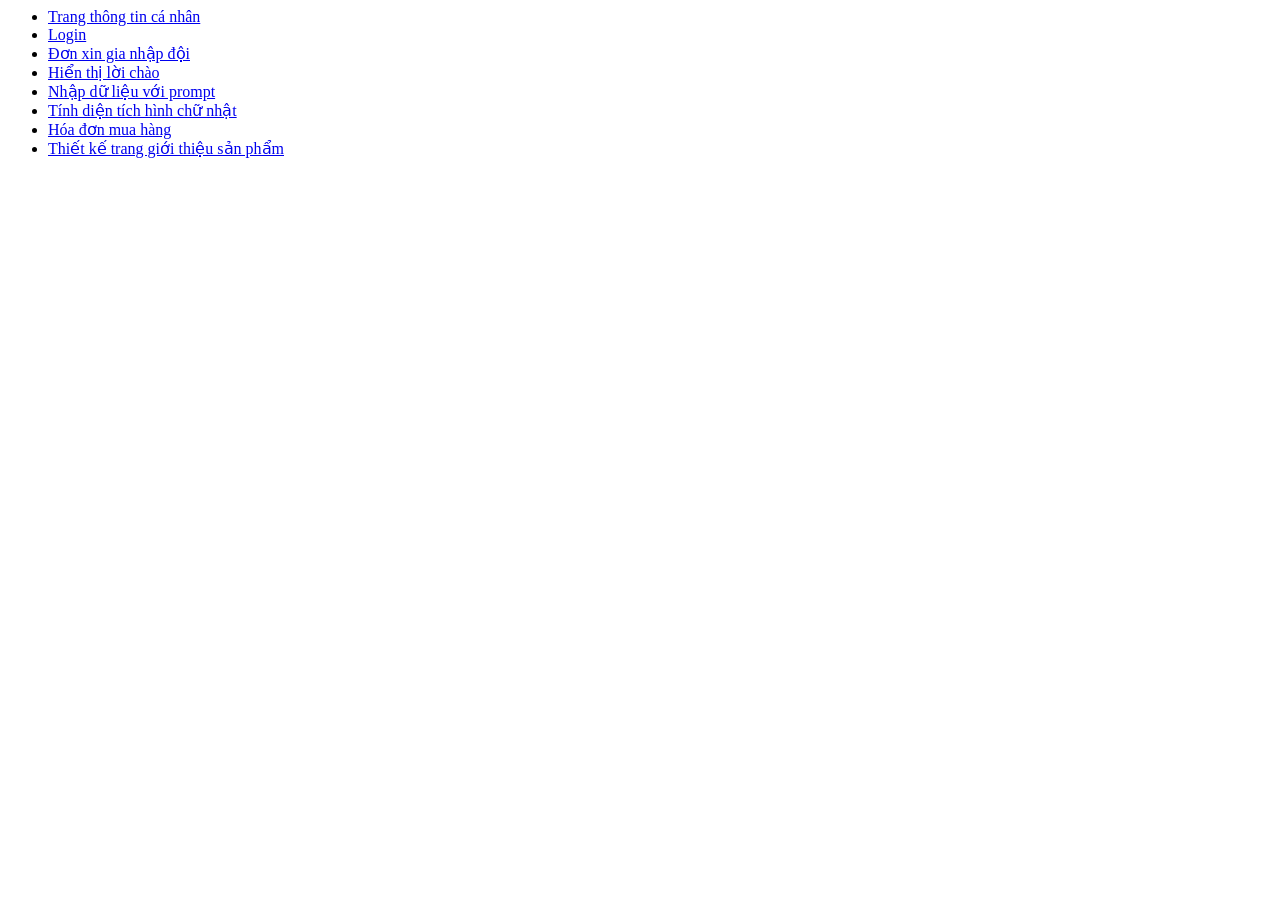
<file: index.html>
<! DOCTYPE html>
<html lang = "vi">
    <head> 
	    <title> Hiển thị thông báo với alert ()</title> 
        <meta charset = "utf-8">
    </head> 
    <body>
        <ul>
		    <li>
            <a href = "html/page1.html">Trang thông tin cá nhân</a>
		    </li>
			<li>
            <a href = "html/page2.html">Login</a>
		    </li>
			<li>
            <a href = "html/page3.html">Đơn xin gia nhập đội</a>
		    </li>
		    <li>
            <a href = "html/page4.html">Hiển thị lời chào</a>
		    </li>
			<li>
            <a href = "html/page5.html">Nhập dữ liệu với prompt</a>
			</li>
			<li>
            <a href = "html/page6.html">Tính diện tích hình chữ nhật</a>
			</li>
			<li>
            <a href = "html/page7.html">Hóa đơn mua hàng</a>
			</li>
			<li>
            <a href = "html/page8.html">Thiết kế trang giới thiệu sản phẩm</a>
			</li>
		</ul>  
    </body>
</html>
</file>
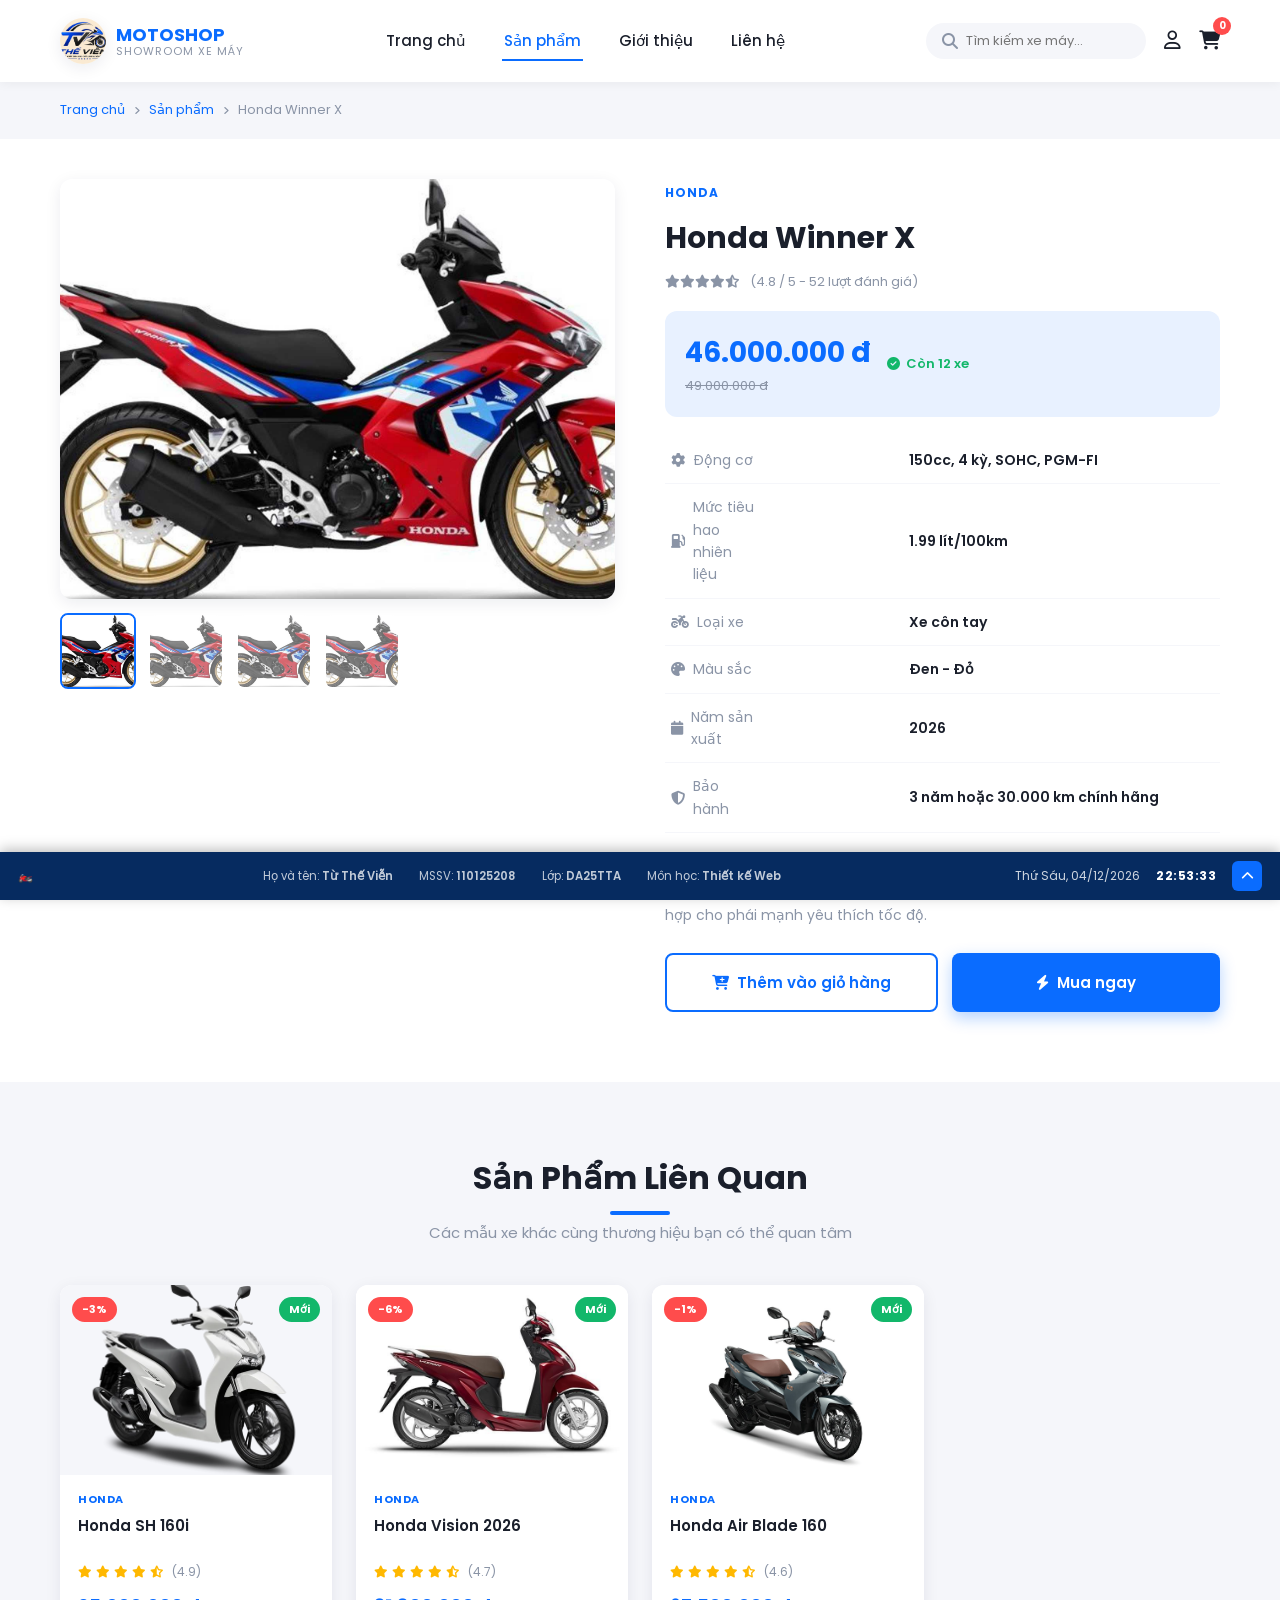
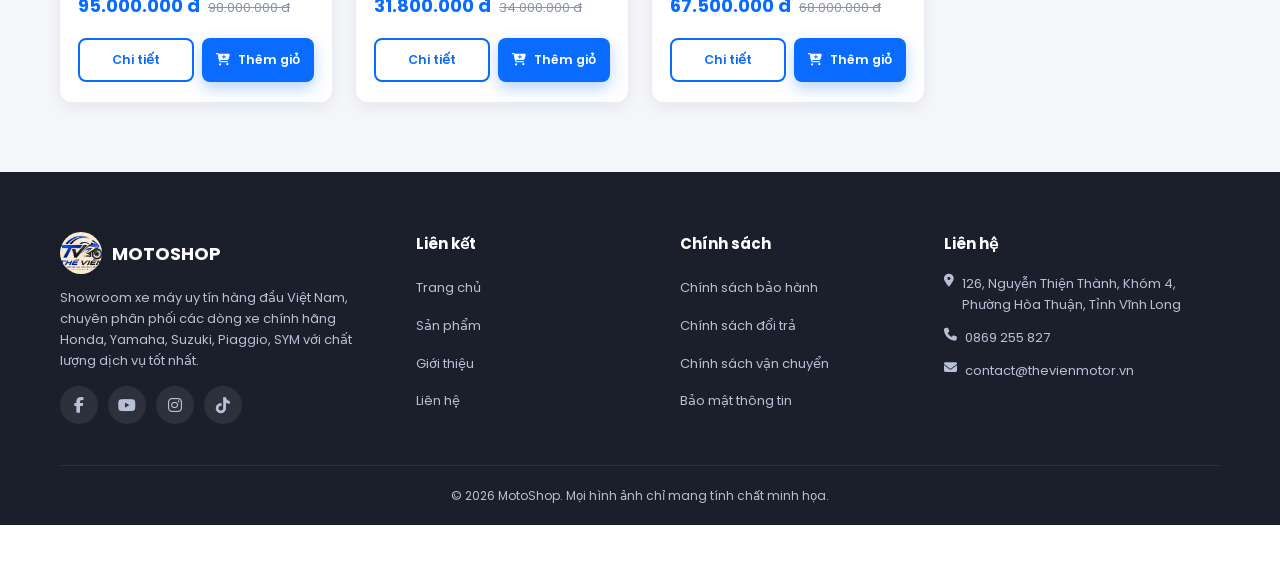
<file: html/chi-tiet.html>
<!DOCTYPE html>
<html lang="vi">
<head>
    <meta charset="UTF-8">
    <meta name="viewport" content="width=device-width, initial-scale=1.0">
    <title>Chi Tiết Sản Phẩm - MotoShop</title>

    <link rel="preconnect" href="https://fonts.googleapis.com">
    <link href="https://fonts.googleapis.com/css2?family=Poppins:wght@300;400;500;600;700&display=swap" rel="stylesheet">
    <link rel="stylesheet" href="https://cdnjs.cloudflare.com/ajax/libs/font-awesome/6.5.1/css/all.min.css">
    <link rel="stylesheet" href="../css/style.css">
</head>
<body>

    <div id="loading-screen">
        <div class="loader-ring"></div>
        <div class="loader-text">MOTOSHOP ĐANG TẢI...</div>
    </div>

    <!-- ============ HEADER ============ -->
    <header id="site-header">
        <div class="container header-inner">
            <a href="page8.html" class="logo">
                <img src="../assets/images/logo.png" alt="MotoShop Logo">
                <div class="logo-text">
                    <strong>MOTOSHOP</strong>
                    <span>SHOWROOM XE MÁY</span>
                </div>
            </a>
            <nav class="main-nav">
                <a href="page8.html">Trang chủ</a>
                <a href="san-pham.html" class="active">Sản phẩm</a>
                <a href="gioi-thieu.html">Giới thiệu</a>
                <a href="lien-he.html">Liên hệ</a>
            </nav>
            <div class="header-actions">
                <div style="position:relative;">
                    <div class="search-box">
                        <i class="fa-solid fa-magnifying-glass"></i>
                        <input type="text" class="search-input" placeholder="Tìm kiếm xe máy...">
                    </div>
                    <div class="search-results"></div>
                </div>
                <a href="#" class="icon-btn" title="Tài khoản"><i class="fa-regular fa-user"></i></a>
                <a href="#" class="icon-btn" title="Giỏ hàng">
                    <i class="fa-solid fa-cart-shopping"></i>
                    <span class="cart-count">0</span>
                </a>
                <button class="menu-toggle" title="Menu"><i class="fa-solid fa-bars"></i></button>
            </div>
        </div>
    </header>

    <!-- ============ BREADCRUMB ============ -->
    <div class="breadcrumb">
        <div class="container">
            <a href="page8.html">Trang chủ</a> <i class="fa-solid fa-angle-right"></i>
            <a href="san-pham.html">Sản phẩm</a> <i class="fa-solid fa-angle-right"></i>
            <span id="breadcrumb-name">Chi tiết xe</span>
        </div>
    </div>

    <!-- ============ CHI TIẾT SẢN PHẨM ============ -->
    <section class="section" style="padding-top:40px;">
        <div class="container">
            <div class="detail-wrapper" id="detail-wrapper">
                <!-- Bộ ảnh -->
                <div class="detail-gallery">
                    <img src="" alt="Ảnh xe" class="detail-main-img" id="detail-main-img">
                    <div class="detail-thumbs" id="detail-thumbs"></div>
                </div>

                <!-- Thông tin sản phẩm -->
                <div class="detail-info">
                    <span class="detail-brand" id="detail-brand"></span>
                    <h1 class="detail-title" id="detail-title"></h1>

                    <div class="detail-rating">
                        <span id="detail-stars"></span>
                        <span id="detail-rating-num"></span>
                    </div>

                    <div class="detail-price-box">
                        <div>
                            <div class="price-new" id="detail-price-new"></div>
                            <div class="price-old" id="detail-price-old"></div>
                        </div>
                        <div class="stock-status">
                            <i class="fa-solid fa-circle-check"></i>
                            <span id="detail-stock"></span>
                        </div>
                    </div>

                    <table class="spec-table">
                        <tr><td><i class="fa-solid fa-gear"></i> Động cơ</td><td id="detail-engine"></td></tr>
                        <tr><td><i class="fa-solid fa-gas-pump"></i> Mức tiêu hao nhiên liệu</td><td id="detail-fuel"></td></tr>
                        <tr><td><i class="fa-solid fa-motorcycle"></i> Loại xe</td><td id="detail-category"></td></tr>
                        <tr><td><i class="fa-solid fa-palette"></i> Màu sắc</td><td id="detail-color"></td></tr>
                        <tr><td><i class="fa-solid fa-calendar"></i> Năm sản xuất</td><td id="detail-year"></td></tr>
                        <tr><td><i class="fa-solid fa-shield-halved"></i> Bảo hành</td><td>3 năm hoặc 30.000 km chính hãng</td></tr>
                    </table>

                    <p class="detail-desc" id="detail-desc"></p>

                    <div class="detail-actions">
                        <button class="btn btn-outline" id="detail-add-cart">
                            <i class="fa-solid fa-cart-plus"></i> Thêm vào giỏ hàng
                        </button>
                        <button class="btn btn-primary" id="detail-buy-now">
                            <i class="fa-solid fa-bolt"></i> Mua ngay
                        </button>
                    </div>
                </div>
            </div>
        </div>
    </section>

    <!-- ============ SẢN PHẨM LIÊN QUAN ============ -->
    <section class="section" style="background:var(--color-gray-light);">
        <div class="container">
            <div class="section-title reveal">
                <h2>Sản Phẩm Liên Quan</h2>
                <p>Các mẫu xe khác cùng thương hiệu bạn có thể quan tâm</p>
            </div>
            <div class="product-grid" id="related-products"></div>
        </div>
    </section>

    <!-- ============ FOOTER ============ -->
    <footer id="site-footer">
        <div class="container">
            <div class="footer-grid">
                <div class="footer-about">
                    <div class="logo">
                        <img src="../assets/images/logo.png" alt="Logo" style="width:42px;height:42px;">
                        <div class="logo-text"><strong>MOTOSHOP</strong></div>
                    </div>
                    <p>Showroom xe máy uy tín hàng đầu Việt Nam, chuyên phân phối các dòng xe chính hãng Honda, Yamaha, Suzuki, Piaggio, SYM với chất lượng dịch vụ tốt nhất.</p>
                    <div class="footer-social">
                        <a href="#"><i class="fa-brands fa-facebook-f"></i></a>
                        <a href="#"><i class="fa-brands fa-youtube"></i></a>
                        <a href="#"><i class="fa-brands fa-instagram"></i></a>
                        <a href="#"><i class="fa-brands fa-tiktok"></i></a>
                    </div>
                </div>
                <div class="footer-col">
                    <h4>Liên kết</h4>
                    <ul>
                        <li><a href="page8.html">Trang chủ</a></li>
                        <li><a href="san-pham.html">Sản phẩm</a></li>
                        <li><a href="gioi-thieu.html">Giới thiệu</a></li>
                        <li><a href="lien-he.html">Liên hệ</a></li>
                    </ul>
                </div>
                <div class="footer-col">
                    <h4>Chính sách</h4>
                    <ul>
                        <li><a href="#">Chính sách bảo hành</a></li>
                        <li><a href="#">Chính sách đổi trả</a></li>
                        <li><a href="#">Chính sách vận chuyển</a></li>
                        <li><a href="#">Bảo mật thông tin</a></li>
                    </ul>
                </div>
                <div class="footer-col">
                    <h4>Liên hệ</h4>
                    <p><i class="fa-solid fa-location-dot"></i> 126, Nguyễn Thiện Thành, Khóm 4, Phường Hòa Thuận, Tỉnh Vĩnh Long</p>
                    <p><i class="fa-solid fa-phone"></i> 0869 255 827</p>
                    <p><i class="fa-solid fa-envelope"></i> contact@thevienmotor.vn</p>
                </div>
            </div>
            <div class="footer-bottom">
                &copy; 2026 MotoShop. Mọi hình ảnh chỉ mang tính chất minh họa.
            </div>
        </div>
    </footer>

    <!-- ============ TASKBAR GIỐNG WINDOWS ============ -->
    <div id="windows-taskbar">
        <div class="taskbar-left">🏍️</div>
        <div class="taskbar-center">
            <span>Họ và tên: <b>Từ Thế Viễn</b></span>
            <span>MSSV: <b>110125208</b></span>
            <span>Lớp: <b>DA25TTA</b></span>
            <span>Môn học: <b>Thiết kế Web</b></span>
        </div>
        <div class="taskbar-right">
            <span id="taskbar-date">--/--/----</span>
            <span id="taskbar-clock">00:00:00</span>
            <button id="back-to-top" title="Lên đầu trang"><i class="fa-solid fa-chevron-up"></i></button>
        </div>
    </div>

    <div id="toast"></div>

    <script src="../js/script.js"></script>
</body>
</html>
</file>
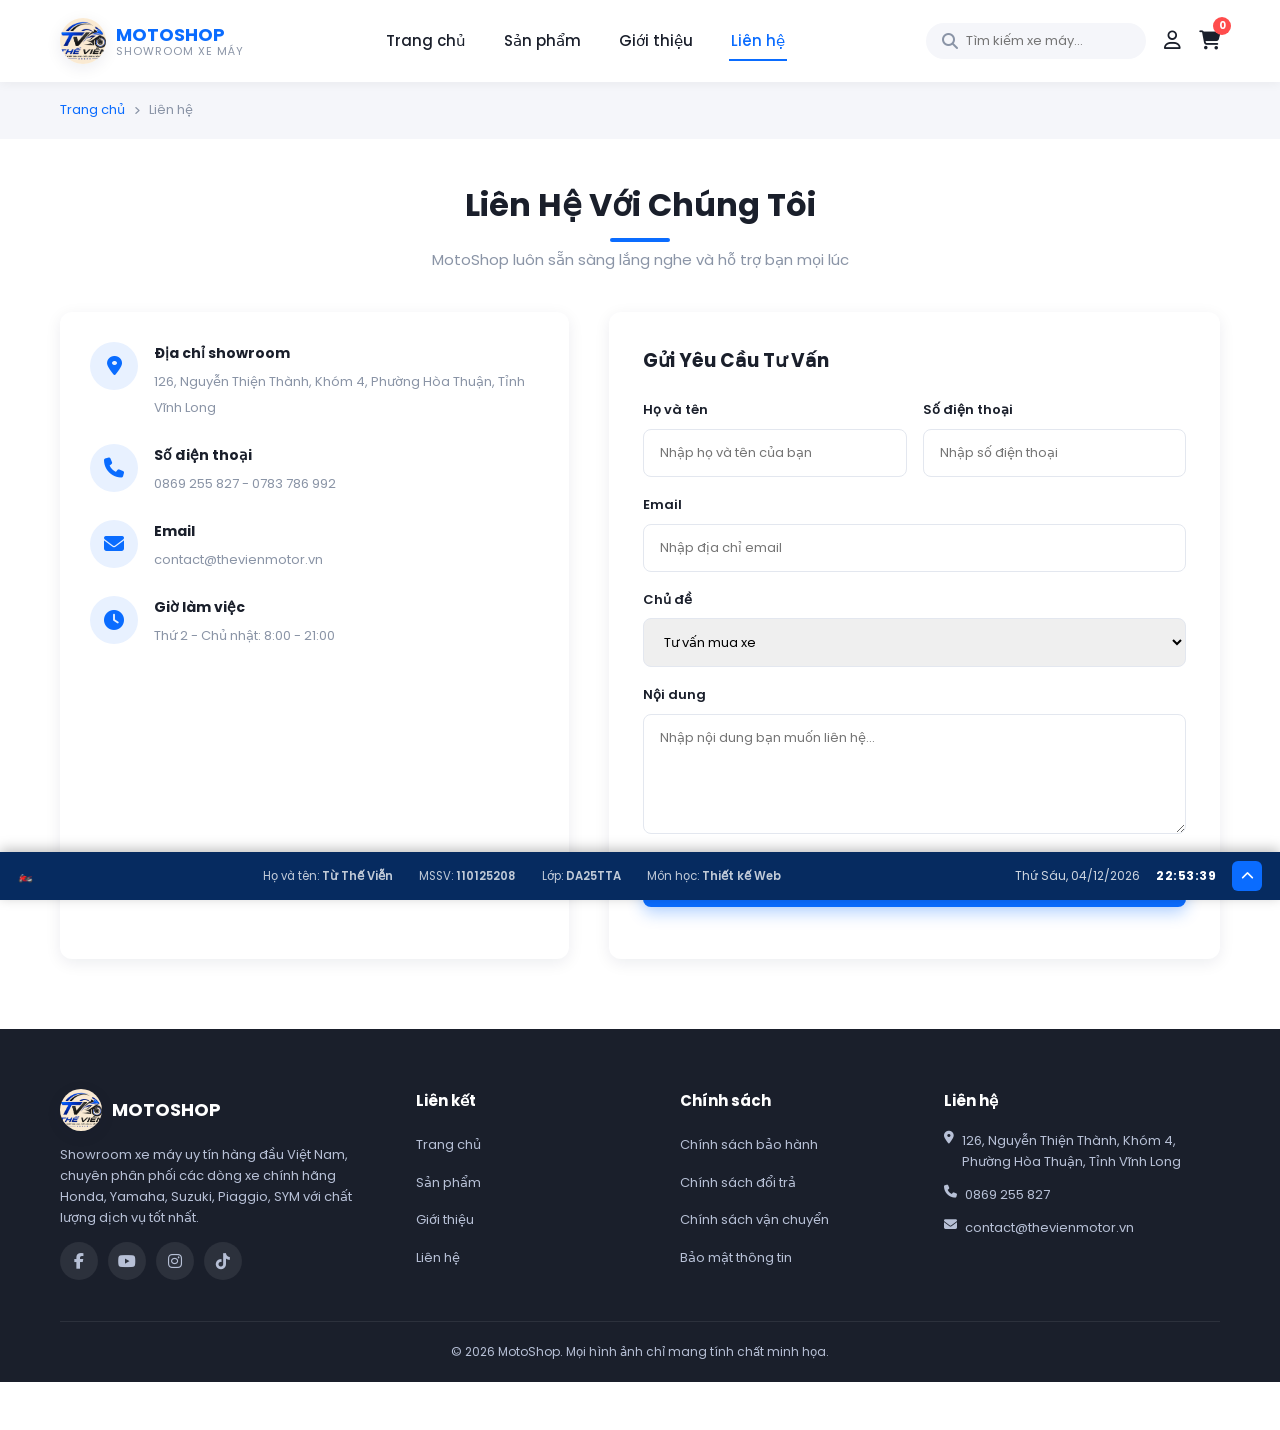
<file: html/lien-he.html>
<!DOCTYPE html>
<html lang="vi">
<head>
    <meta charset="UTF-8">
    <meta name="viewport" content="width=device-width, initial-scale=1.0">
    <title>Liên Hệ - MotoShop</title>

    <link rel="preconnect" href="https://fonts.googleapis.com">
    <link href="https://fonts.googleapis.com/css2?family=Poppins:wght@300;400;500;600;700&display=swap" rel="stylesheet">
    <link rel="stylesheet" href="https://cdnjs.cloudflare.com/ajax/libs/font-awesome/6.5.1/css/all.min.css">
    <link rel="stylesheet" href="../css/style.css">
</head>
<body>

    <div id="loading-screen">
        <div class="loader-ring"></div>
        <div class="loader-text">MOTOSHOP ĐANG TẢI...</div>
    </div>

    <!-- ============ HEADER ============ -->
    <header id="site-header">
        <div class="container header-inner">
            <a href="page8.html" class="logo">
                <img src="../assets/images/logo.png" alt="MotoShop Logo">
                <div class="logo-text">
                    <strong>MOTOSHOP</strong>
                    <span>SHOWROOM XE MÁY</span>
                </div>
            </a>
            <nav class="main-nav">
                <a href="page8.html">Trang chủ</a>
                <a href="san-pham.html">Sản phẩm</a>
                <a href="gioi-thieu.html">Giới thiệu</a>
                <a href="lien-he.html" class="active">Liên hệ</a>
            </nav>
            <div class="header-actions">
                <div style="position:relative;">
                    <div class="search-box">
                        <i class="fa-solid fa-magnifying-glass"></i>
                        <input type="text" class="search-input" placeholder="Tìm kiếm xe máy...">
                    </div>
                    <div class="search-results"></div>
                </div>
                <a href="#" class="icon-btn" title="Tài khoản"><i class="fa-regular fa-user"></i></a>
                <a href="#" class="icon-btn" title="Giỏ hàng">
                    <i class="fa-solid fa-cart-shopping"></i>
                    <span class="cart-count">0</span>
                </a>
                <button class="menu-toggle" title="Menu"><i class="fa-solid fa-bars"></i></button>
            </div>
        </div>
    </header>

    <!-- ============ BREADCRUMB ============ -->
    <div class="breadcrumb">
        <div class="container">
            <a href="page8.html">Trang chủ</a> <i class="fa-solid fa-angle-right"></i> Liên hệ
        </div>
    </div>

    <!-- ============ NỘI DUNG LIÊN HỆ ============ -->
    <section class="section" style="padding-top:40px;">
        <div class="container">
            <div class="section-title reveal">
                <h2>Liên Hệ Với Chúng Tôi</h2>
                <p>MotoShop luôn sẵn sàng lắng nghe và hỗ trợ bạn mọi lúc</p>
            </div>

            <div class="contact-layout">
                <!-- Thông tin liên hệ -->
                <div class="contact-info-card reveal">
                    <div class="contact-info-item">
                        <i class="fa-solid fa-location-dot"></i>
                        <div>
                            <strong>Địa chỉ showroom</strong>
                            <span>126, Nguyễn Thiện Thành, Khóm 4, Phường Hòa Thuận, Tỉnh Vĩnh Long</span>
                        </div>
                    </div>
                    <div class="contact-info-item">
                        <i class="fa-solid fa-phone"></i>
                        <div>
                            <strong>Số điện thoại</strong>
                            <span>0869 255 827 - 0783 786 992</span>
                        </div>
                    </div>
                    <div class="contact-info-item">
                        <i class="fa-solid fa-envelope"></i>
                        <div>
                            <strong>Email</strong>
                            <span>contact@thevienmotor.vn</span>
                        </div>
                    </div>
                    <div class="contact-info-item">
                        <i class="fa-solid fa-clock"></i>
                        <div>
                            <strong>Giờ làm việc</strong>
                            <span>Thứ 2 - Chủ nhật: 8:00 - 21:00</span>
                        </div>
                    </div>

                    <div class="contact-map">
                        <iframe
                            src="https://maps.google.com/maps?q=126%20Nguyễn%20Thiện%20Thành,%20Phường%20Hòa%20Thuận,%20Vĩnh%20Long&output=embed"
                            loading="lazy"
                            referrerpolicy="no-referrer-when-downgrade"
                            title="Bản đồ MotoShop">
                        </iframe>
                    </div>
                </div>

                <!-- Form liên hệ -->
                <div class="contact-form-card reveal">
                    <h3 style="margin-bottom:24px;">Gửi Yêu Cầu Tư Vấn</h3>
                    <form id="contact-form">
                        <div class="form-row">
                            <div class="form-group">
                                <label for="cf-name">Họ và tên</label>
                                <input type="text" id="cf-name" placeholder="Nhập họ và tên của bạn" required>
                            </div>
                            <div class="form-group">
                                <label for="cf-phone">Số điện thoại</label>
                                <input type="tel" id="cf-phone" placeholder="Nhập số điện thoại" required>
                            </div>
                        </div>
                        <div class="form-group">
                            <label for="cf-email">Email</label>
                            <input type="email" id="cf-email" placeholder="Nhập địa chỉ email" required>
                        </div>
                        <div class="form-group">
                            <label for="cf-subject">Chủ đề</label>
                            <select id="cf-subject">
                                <option>Tư vấn mua xe</option>
                                <option>Hỗ trợ bảo hành</option>
                                <option>Góp ý dịch vụ</option>
                                <option>Khác</option>
                            </select>
                        </div>
                        <div class="form-group">
                            <label for="cf-message">Nội dung</label>
                            <textarea id="cf-message" placeholder="Nhập nội dung bạn muốn liên hệ..." required></textarea>
                        </div>
                        <button type="submit" class="btn btn-primary btn-block">
                            <i class="fa-solid fa-paper-plane"></i> Gửi yêu cầu
                        </button>
                        <div class="form-msg" id="form-msg"></div>
                    </form>
                </div>
            </div>
        </div>
    </section>

    <!-- ============ FOOTER ============ -->
    <footer id="site-footer">
        <div class="container">
            <div class="footer-grid">
                <div class="footer-about">
                    <div class="logo">
                        <img src="../assets/images/logo.png" alt="Logo" style="width:42px;height:42px;">
                        <div class="logo-text"><strong>MOTOSHOP</strong></div>
                    </div>
                    <p>Showroom xe máy uy tín hàng đầu Việt Nam, chuyên phân phối các dòng xe chính hãng Honda, Yamaha, Suzuki, Piaggio, SYM với chất lượng dịch vụ tốt nhất.</p>
                    <div class="footer-social">
                        <a href="#"><i class="fa-brands fa-facebook-f"></i></a>
                        <a href="#"><i class="fa-brands fa-youtube"></i></a>
                        <a href="#"><i class="fa-brands fa-instagram"></i></a>
                        <a href="#"><i class="fa-brands fa-tiktok"></i></a>
                    </div>
                </div>
                <div class="footer-col">
                    <h4>Liên kết</h4>
                    <ul>
                        <li><a href="page8.html">Trang chủ</a></li>
                        <li><a href="san-pham.html">Sản phẩm</a></li>
                        <li><a href="gioi-thieu.html">Giới thiệu</a></li>
                        <li><a href="lien-he.html">Liên hệ</a></li>
                    </ul>
                </div>
                <div class="footer-col">
                    <h4>Chính sách</h4>
                    <ul>
                        <li><a href="#">Chính sách bảo hành</a></li>
                        <li><a href="#">Chính sách đổi trả</a></li>
                        <li><a href="#">Chính sách vận chuyển</a></li>
                        <li><a href="#">Bảo mật thông tin</a></li>
                    </ul>
                </div>
                <div class="footer-col">
                    <h4>Liên hệ</h4>
                    <p><i class="fa-solid fa-location-dot"></i> 126, Nguyễn Thiện Thành, Khóm 4, Phường Hòa Thuận, Tỉnh Vĩnh Long</p>
                    <p><i class="fa-solid fa-phone"></i> 0869 255 827</p>
                    <p><i class="fa-solid fa-envelope"></i> contact@thevienmotor.vn</p>
                </div>
            </div>
            <div class="footer-bottom">
                &copy; 2026 MotoShop. Mọi hình ảnh chỉ mang tính chất minh họa.
            </div>
        </div>
    </footer>

    <!-- ============ TASKBAR GIỐNG WINDOWS ============ -->
    <div id="windows-taskbar">
        <div class="taskbar-left">🏍️</div>
        <div class="taskbar-center">
            <span>Họ và tên: <b>Từ Thế Viễn</b></span>
            <span>MSSV: <b>110125208</b></span>
            <span>Lớp: <b>DA25TTA</b></span>
            <span>Môn học: <b>Thiết kế Web</b></span>
        </div>
        <div class="taskbar-right">
            <span id="taskbar-date">--/--/----</span>
            <span id="taskbar-clock">00:00:00</span>
            <button id="back-to-top" title="Lên đầu trang"><i class="fa-solid fa-chevron-up"></i></button>
        </div>
    </div>

    <div id="toast"></div>

    <script src="../js/script.js"></script>
</body>
</html>
</file>
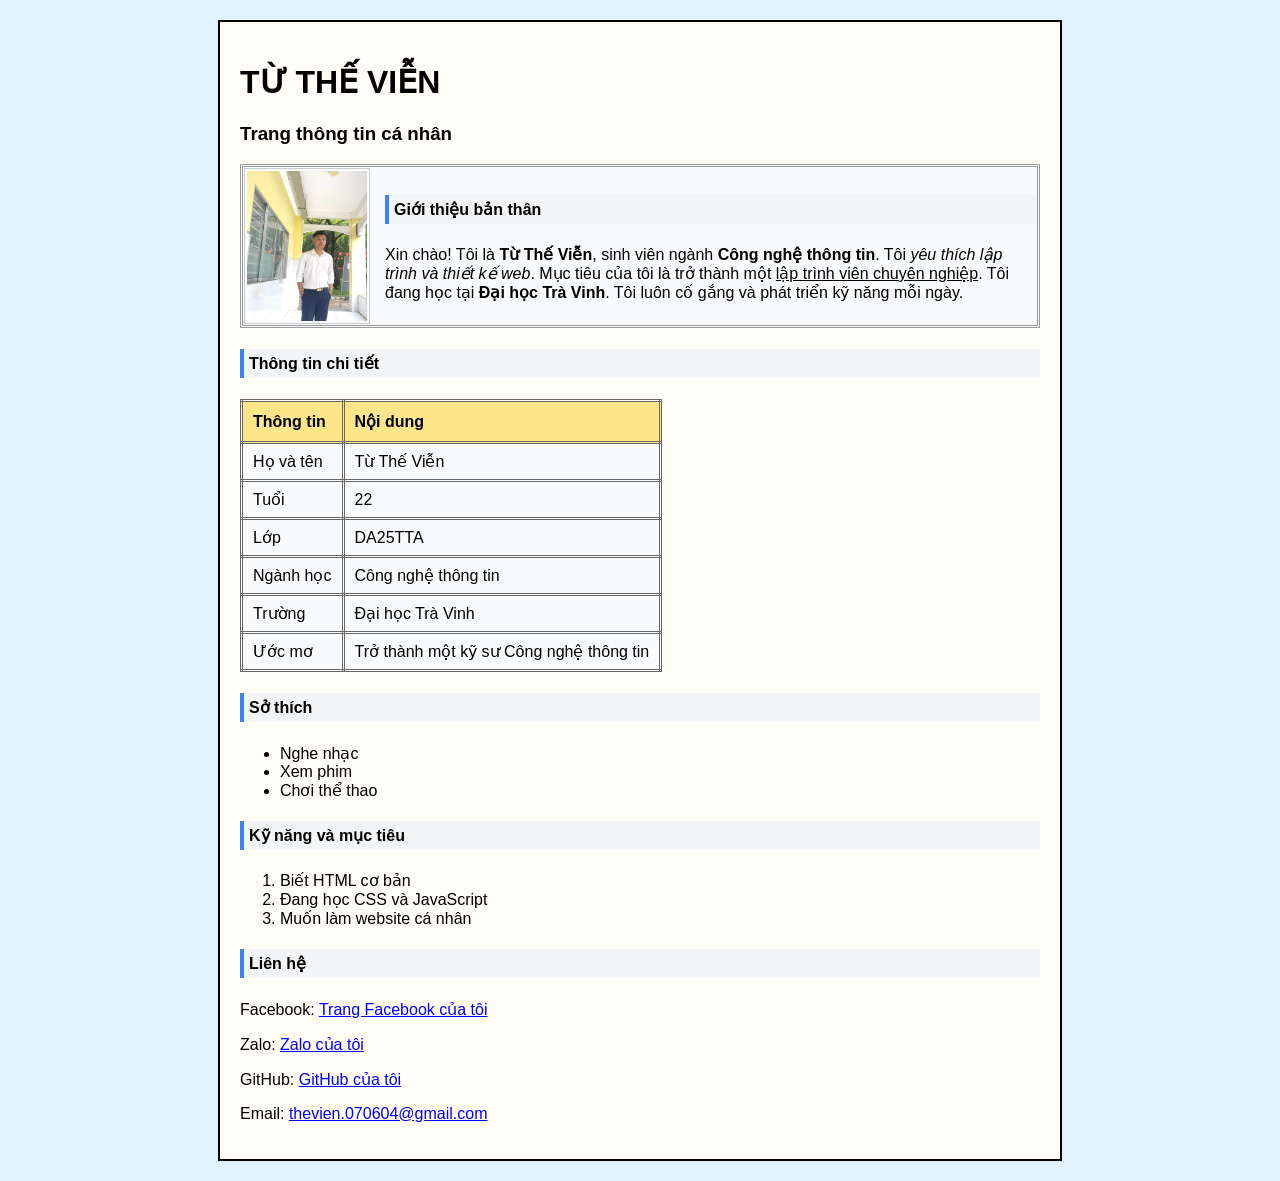
<file: html/page1.html>
<!DOCTYPE html>
<html lang="vi">
<head>
    <meta charset="UTF-8">
    <title>Trang thông tin cá nhân</title>
    <link rel = "stylesheet" href = "../css/style01.css">
</head>
<body>

<div class="container">
    <h1>Từ Thế Viễn</h1>
    <h3>Trang thông tin cá nhân</h3>

    <!-- Giới thiệu -->
    <div class="profile">
        <img src="../assets/images/Vien.jpg" alt="avatar">
        <div>
            <h4>Giới thiệu bản thân</h4>
            <p>
                Xin chào! Tôi là <b>Từ Thế Viễn</b>, sinh viên ngành <b>Công nghệ thông tin</b>.
                Tôi <i>yêu thích lập trình và thiết kế web</i>. Mục tiêu của tôi là trở thành
                một <u>lập trình viên chuyên nghiệp</u>. Tôi đang học tại <b>Đại học Trà Vinh</b>. Tôi luôn cố gắng và phát triển kỹ năng mỗi ngày.
            </p>
        </div>
    </div>

    <!-- Thông tin chi tiết -->
    <h4>Thông tin chi tiết</h4>
    <table>
        <tr>
            <th>Thông tin</th>
            <th>Nội dung</th>
        </tr>
        <tr>
            <td>Họ và tên</td>
            <td>Từ Thế Viễn</td>
        </tr>
        <tr>
            <td>Tuổi</td>
            <td>22</td>
        </tr>
        <tr>
            <td>Lớp</td>
            <td>DA25TTA</td>
        </tr>
        <tr>
            <td>Ngành học</td>
            <td>Công nghệ thông tin</td>
        </tr>
        <tr>
            <td>Trường</td>
            <td>Đại học Trà Vinh</td>
        </tr>
        <tr>
            <td>Ước mơ</td>
            <td>Trở thành một kỹ sư Công nghệ thông tin</td>
        </tr>
    </table>

    <!-- Sở thích -->
    <h4>Sở thích</h4>
    <ul>
        <li>Nghe nhạc</li>
        <li>Xem phim</li>
        <li>Chơi thể thao</li>
    </ul>

    <!-- Kỹ năng -->
    <h4>Kỹ năng và mục tiêu</h4>
    <ol>
        <li>Biết HTML cơ bản</li>
        <li>Đang học CSS và JavaScript</li>
        <li>Muốn làm website cá nhân</li>
    </ol>

    <!-- Liên hệ -->
    <h4>Liên hệ</h4>
    <p>
        Facebook: <a href="https://www.facebook.com/share/15mMcmwQvQt/?mibextid=wwXIfr" target="_blank">Trang Facebook của tôi</a>
    </p>
    <p>
        Zalo: <a href="http://zalo.me/84869255827">Zalo của tôi</a>
    </p>
    <p>
GitHub: <a href="https://github.com/thevien070604/my-project-da25tta-to-2.git" target="_blank">GitHub của tôi</a>
    </p>
    <p>
        Email: <a href="mailto:thevien.070604@gmail.com">thevien.070604@gmail.com</a>
    </p>

</div>

</body>
</html>
</file>
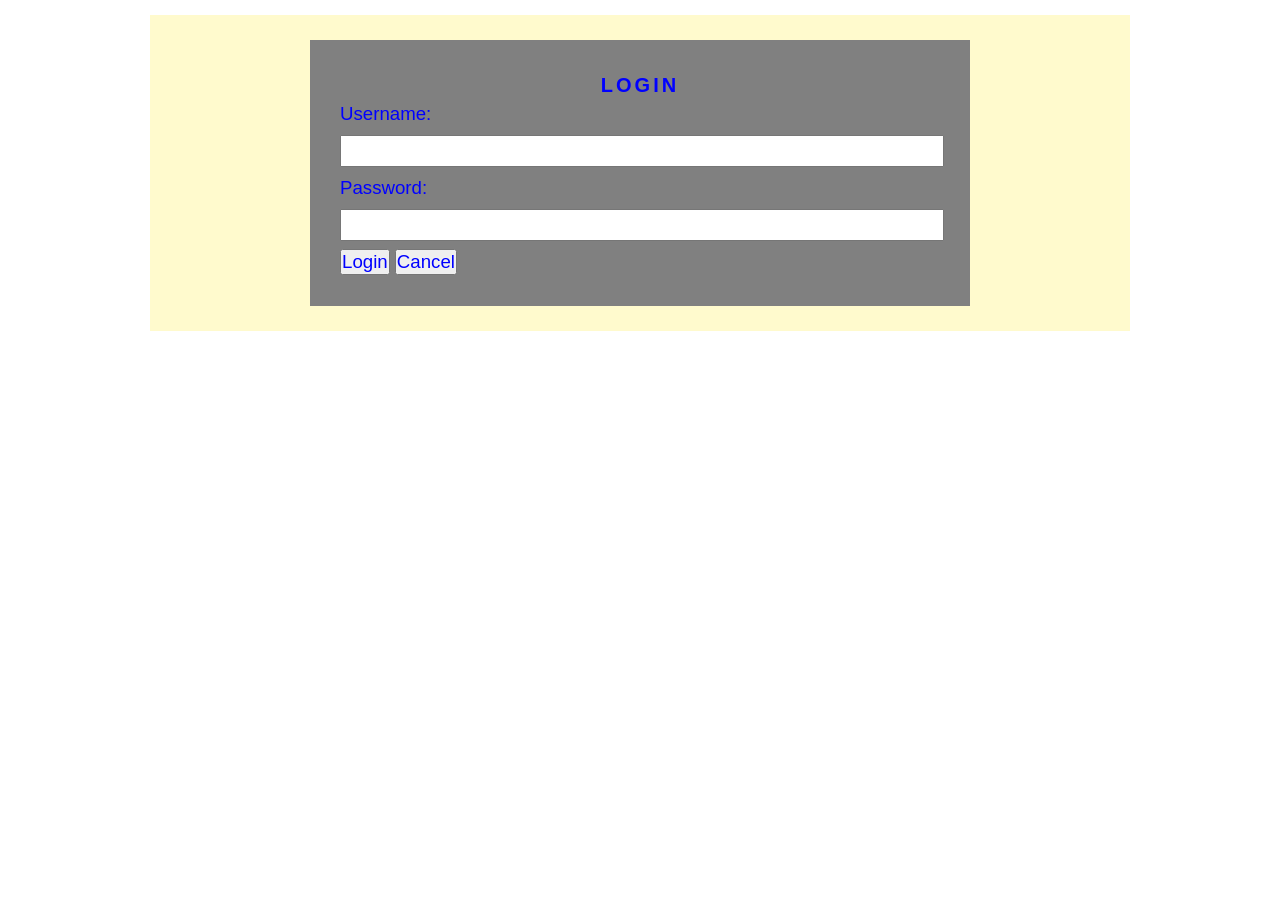
<file: html/page2.html>
<!DOCTYPE html>
<html lang = "vi">
        <head>
            <title>Trang số 2</title>
            <meta charset = "utf-8">
		    <link rel = "stylesheet" href = "../css/style02.css">
        </head>
        <body>
            <div class = "container">
			    <form id = "frmLogin">
				    <h2 id = "title"> Login </h2>
			        <div class = "form-group">
			            <label for = "txtUsername">Username: </label>
				        <input class = "form-control" type = "text" id = "txtUsername" name = "txtUsername">
			        </div>
			        <div class = "form-group">
			            <label for = "txtPassword">Password: </label>
			            <input class = "form-control" type = "password" id = "txtPassword" name = "txtPassword">
			        </div>
					<input class "button" type = "submit" id = "sbLogin" name "sbLogin" value = "Login" >
					<input class "button" type = "reset" id = "rsCancel" name = "rsCancel" value = "Cancel" >
                </form>
            </div>				
        </body>
</html>
</file>
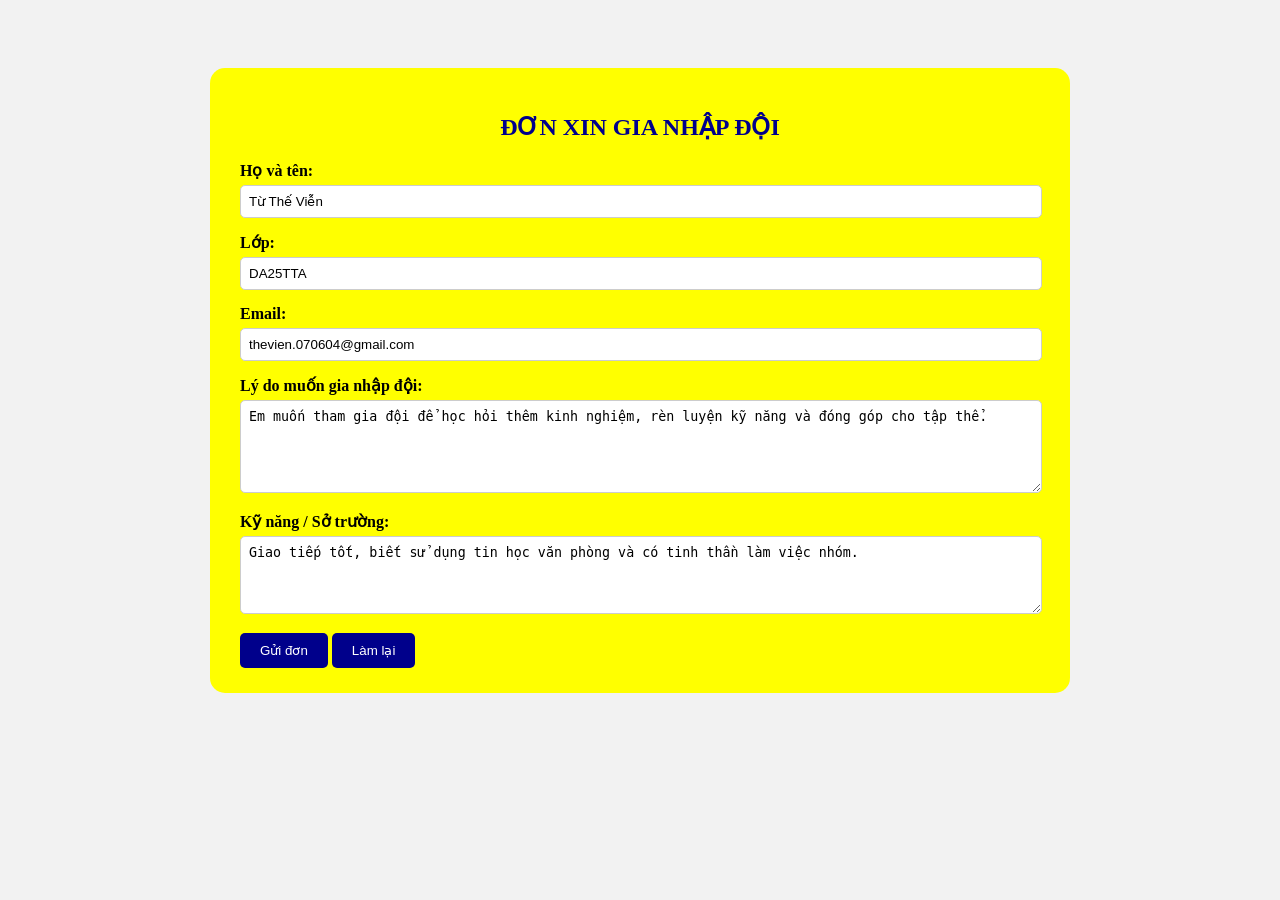
<file: html/page3.html>
<!DOCTYPE html>
<html lang="vi">
<head>
    <meta charset="utf-8">
    <title>Đơn xin gia nhập đội</title>
	<link rel = "stylesheet" href = "../css/style03.css">
</head>
<body>
    <div class="container">
        <form id="frmJoinTeam">

            <h2>ĐƠN XIN GIA NHẬP ĐỘI</h2>

            <div class="form-group">
                <label for="txtName">Họ và tên:</label>
                <input class="form-control" type="text" id="txtName" name="txtName" 
                       value="Từ Thế Viễn">
            </div>

            <div class="form-group">
                <label for="txtClass">Lớp:</label>
                <input class="form-control" type="text" id="txtClass" name="txtClass" 
                       value="DA25TTA">
            </div>

            <div class="form-group">
                <label for="txtEmail">Email:</label>
                <input class="form-control" type="email" id="txtEmail" name="txtEmail" 
                       value="thevien.070604@gmail.com">
            </div>

            <div class="form-group">
                <label for="txtReason">Lý do muốn gia nhập đội:</label>
                <textarea class="form-control" id="txtReason" name="txtReason" rows="5">
Em muốn tham gia đội để học hỏi thêm kinh nghiệm, rèn luyện kỹ năng và đóng góp cho tập thể.
                </textarea>
            </div>

            <div class="form-group">
                <label for="txtSkill">Kỹ năng / Sở trường:</label>
                <textarea class="form-control" id="txtSkill" name="txtSkill" rows="4">
Giao tiếp tốt, biết sử dụng tin học văn phòng và có tinh thần làm việc nhóm.
                </textarea>
            </div>

            <input class="button" type="submit" value="Gửi đơn">
            <input class="button" type="reset" value="Làm lại">

        </form>
    </div>
</body>
</html>
</file>
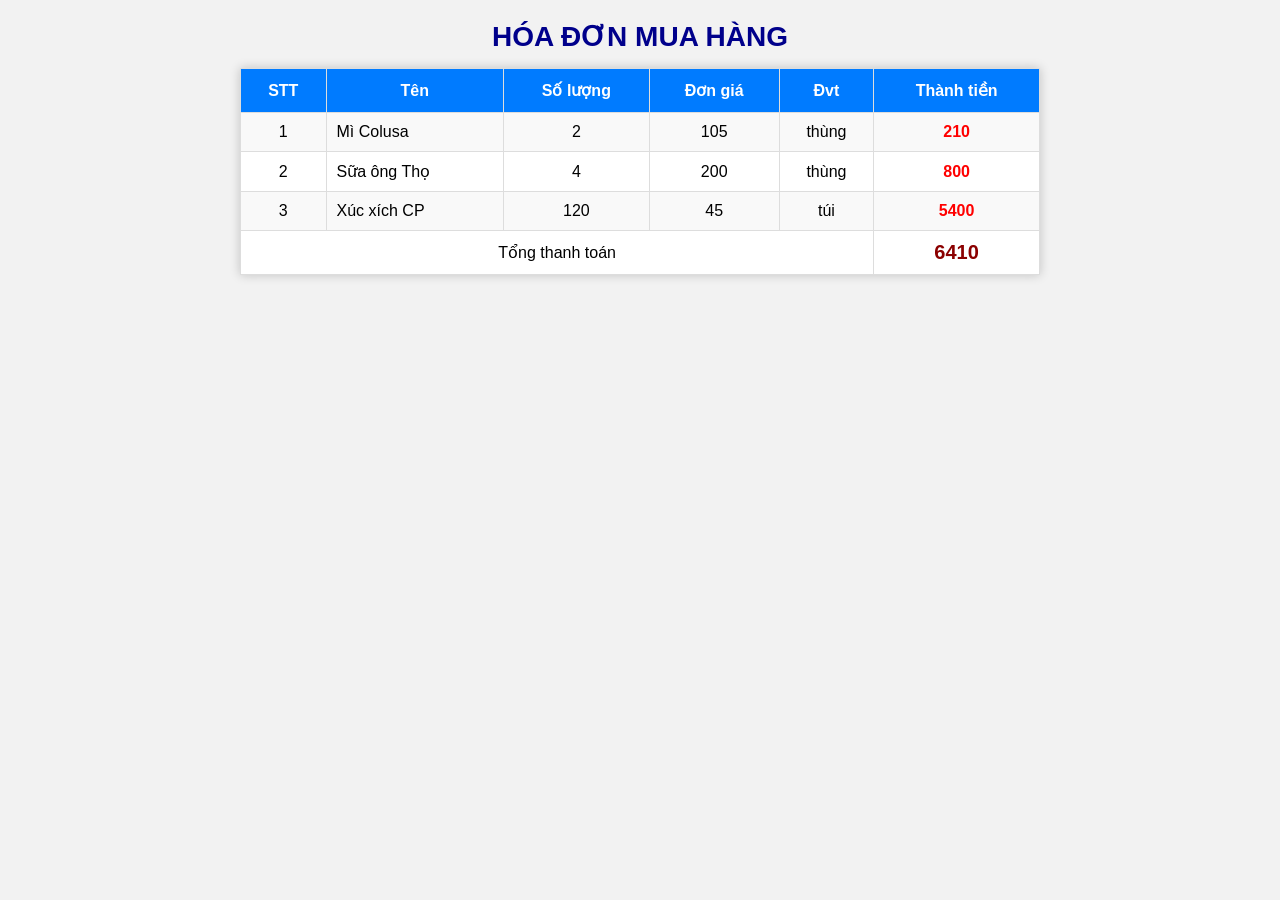
<file: html/page7.html>
<!DOCTYPE html>
<html lang = "vi">
	<head> 
		<title> Hóa đơn mua hàng</title> 
		<meta charset = "utf-8">
		<link rel = "stylesheet" href = "../css/style04.css">
	</head> 
	<body>
		<table>
            <caption>HÓA ĐƠN MUA HÀNG</caption>
		    <tr>
		         <th>STT</th>
			     <th>Tên</th>
			     <th>Số lượng</th>
			     <th>Đơn giá</th>
			     <th>Đvt</th>
			     <th>Thành tiền</th>
			</tr>
			<tr>
			     <td>1</td>
				 <td>Mì Colusa</td>
				 <td class = "soluong">2</td>
				 <td class = "dongia">105</td>
				 <td>thùng</td>
				 <td class = "thanhtien">
				    ?
				</td>
			</tr>	
			<tr>
			     <td>2</td>
				 <td >Sữa ông Thọ</td>
				 <td class = "soluong">4</td>
				 <td class = "dongia">200</td>
				 <td>thùng</td>
				 <td class = "thanhtien">
				    ?
				</td>
			</tr>	
		    	<tr>
			     <td>3</td>
				 <td>Xúc xích CP</td>
				 <td class = "soluong">120</td>
				 <td class = "dongia">45</td>
				 <td>túi</td>
				 <td class = "thanhtien">
				    ?
				</td>
			</tr>
            <tr>
                <td colspan = "5">Tổng thanh toán</td>
				<td id = "thanhtoan">
				    ?
				</td>
			</tr>
		</table>
	    <script>
		    //Truy xuất đơn giá, thành tiền, số lượng qua class
			const sl = document.getElementsByClassName("soluong");
			const dg = document.getElementsByClassName("dongia");
			const tt = document.getElementsByClassName("thanhtien");
			
			let tongthanhtoan = 0;
			for(let i = 0; i<sl.length; i++)
			{
			    tt[i].innerHTML = Number(sl[i].innerHTML)*Number(dg[i].innerHTML);
				tongthanhtoan += Number(tt[i].innerHTML);
			}
			document.getElementById("thanhtoan").innerHTML = tongthanhtoan;
	    </script>
	</body>
</html>
</file>
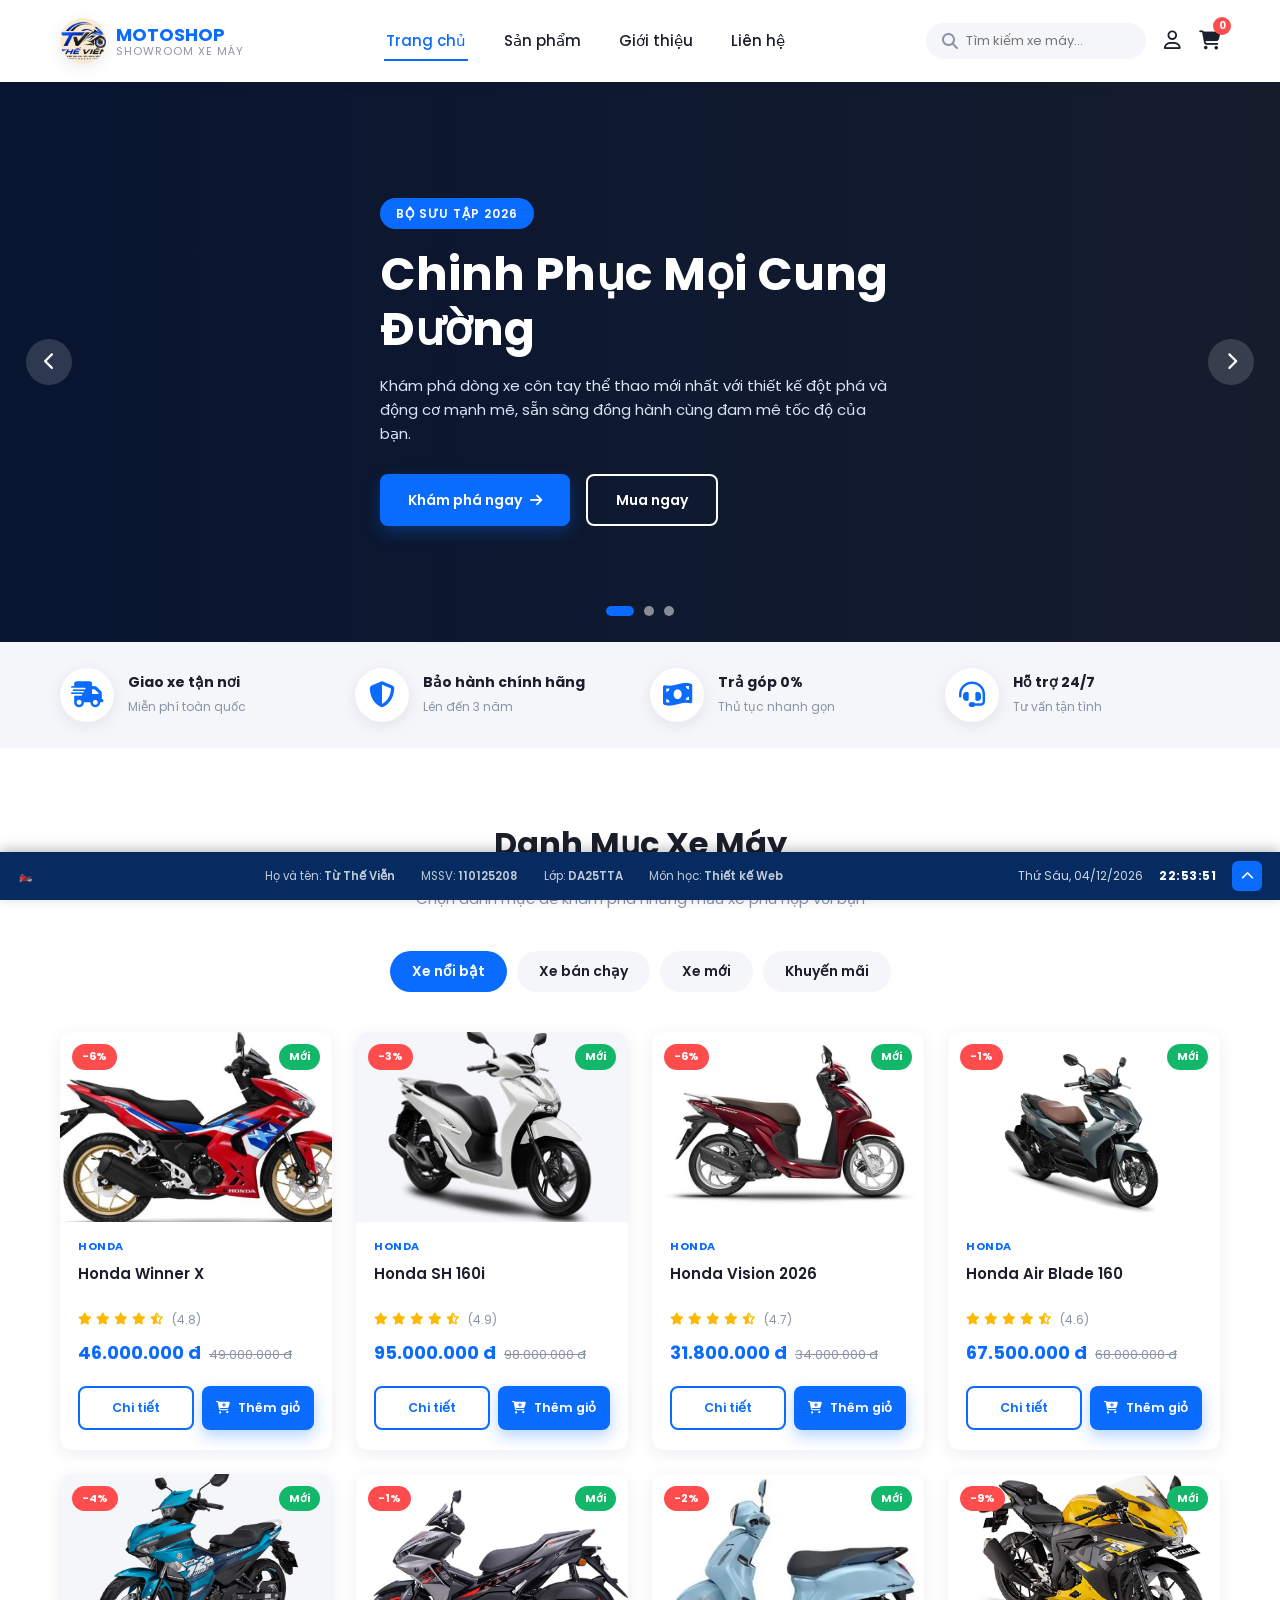
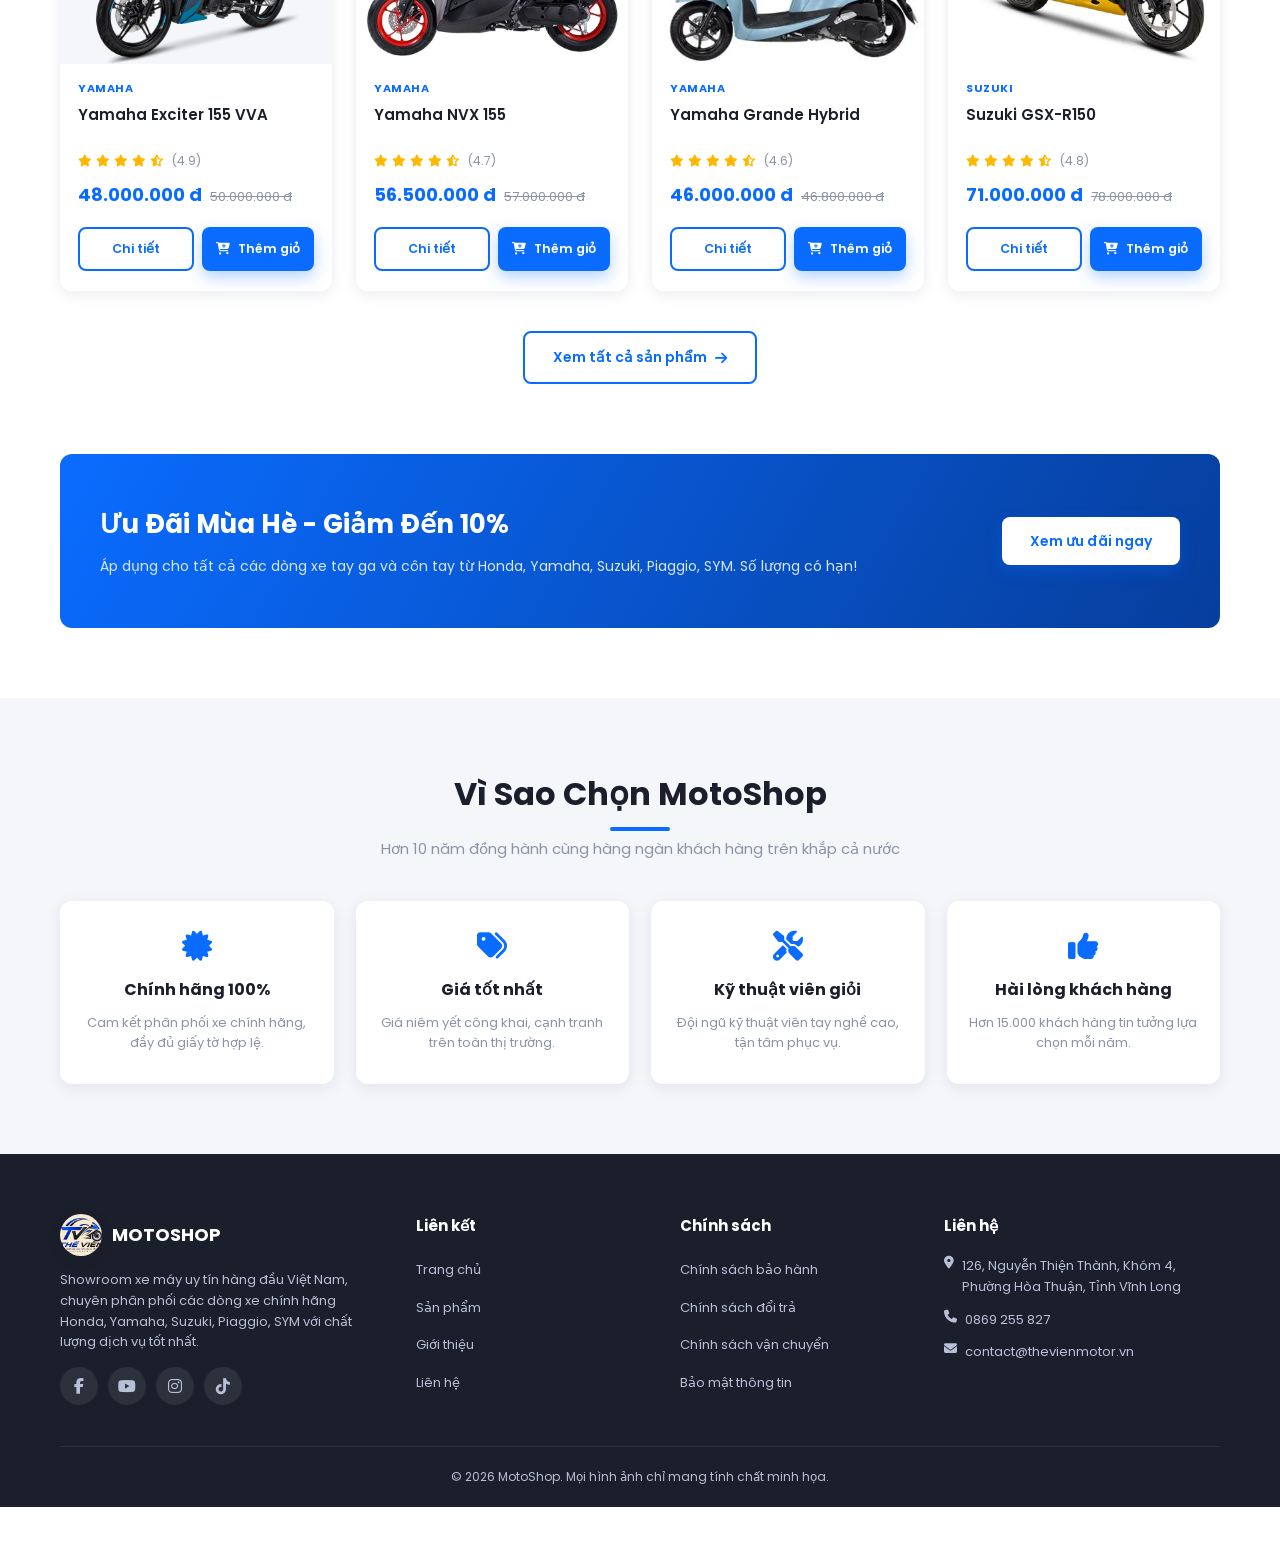
<file: html/page8.html>
<!DOCTYPE html>
<html lang="vi">
<head>
    <meta charset="UTF-8">
    <meta name="viewport" content="width=device-width, initial-scale=1.0">
    <title>MotoShop - Showroom Xe Máy Chính Hãng</title>
    <meta name="description" content="MotoShop - Showroom xe máy hiện đại, phân phối chính hãng Honda, Yamaha, Suzuki, Piaggio, SYM.">

    <!-- Font chữ Poppins -->
    <link rel="preconnect" href="https://fonts.googleapis.com">
    <link href="https://fonts.googleapis.com/css2?family=Poppins:wght@300;400;500;600;700&display=swap" rel="stylesheet">

    <!-- Font Awesome Icons -->
    <link rel="stylesheet" href="https://cdnjs.cloudflare.com/ajax/libs/font-awesome/6.5.1/css/all.min.css">

    <!-- CSS chính -->
    <link rel="stylesheet" href="../css/style.css">
</head>
<body>

    <!-- ============ LOADING SCREEN ============ -->
    <div id="loading-screen">
        <div class="loader-ring"></div>
        <div class="loader-text">MOTOSHOP ĐANG TẢI...</div>
    </div>

    <!-- ============ HEADER ============ -->
    <header id="site-header">
        <div class="container header-inner">
            <!-- Logo bên trái -->
            <a href="page8.html" class="logo">
                <img src="../assets/images/logo.png" alt="MotoShop Logo">
                <div class="logo-text">
                    <strong>MOTOSHOP</strong>
                    <span>SHOWROOM XE MÁY</span>
                </div>
            </a>

            <!-- Menu chính giữa -->
            <nav class="main-nav">
                <a href="page8.html" class="active">Trang chủ</a>
                <a href="san-pham.html">Sản phẩm</a>
                <a href="gioi-thieu.html">Giới thiệu</a>
                <a href="lien-he.html">Liên hệ</a>
            </nav>

            <!-- Bên phải: tìm kiếm, tài khoản, giỏ hàng -->
            <div class="header-actions">
                <div style="position:relative;">
                    <div class="search-box">
                        <i class="fa-solid fa-magnifying-glass"></i>
                        <input type="text" class="search-input" placeholder="Tìm kiếm xe máy...">
                    </div>
                    <div class="search-results"></div>
                </div>

                <!-- CẬP NHẬT: Nút tài khoản kèm Menu Dropdown Đăng nhập / Đăng ký -->
                <div class="account-dropdown-wrapper">
                    <a href="#" class="icon-btn" title="Tài khoản" id="account-btn">
                        <i class="fa-regular fa-user"></i>
                    </a>
                    <div class="account-dropdown">
                        <button class="dropdown-item" id="open-login-btn"><i class="fa-solid fa-right-to-bracket"></i> Đăng nhập</button>
                        <button class="dropdown-item" id="open-register-btn"><i class="fa-solid fa-user-plus"></i> Đăng ký</button>
                    </div>
                </div>

                <a href="#" class="icon-btn" title="Giỏ hàng">
                    <i class="fa-solid fa-cart-shopping"></i>
                    <span class="cart-count">0</span>
                </a>
                <button class="menu-toggle" title="Menu">
                    <i class="fa-solid fa-bars"></i>
                </button>
            </div>
        </div>
    </header>

    <!-- BỔ SUNG: Cửa sổ Popup Form Đăng nhập / Đăng ký (Đặt ngay dưới Header) -->
    <div id="auth-modal" class="auth-modal">
        <div class="auth-modal-content">
            <button class="auth-modal-close" id="close-auth-btn">&times;</button>
            
            <!-- Tab Form đầu popup -->
            <div class="auth-tabs">
                <button class="auth-tab-btn active" data-target="login-form-panel">Đăng nhập</button>
                <button class="auth-tab-btn" data-target="register-form-panel">Đăng ký</button>
            </div>

            <!-- Form Đăng Nhập -->
            <div class="auth-panel active" id="login-form-panel">
                <form id="form-login-submit">
                    <div class="form-group-auth">
                        <label>Tên đăng nhập / Email</label>
                        <input type="text" placeholder="Nhập tài khoản hoặc email" required>
                    </div>
                    <div class="form-group-auth">
                        <label>Mật khẩu</label>
                        <input type="password" placeholder="Nhập mật khẩu" required>
                    </div>
                    <div class="auth-options">
                        <label class="remember-me"><input type="checkbox"> Ghi nhớ đăng nhập</label>
                        <a href="#" class="forgot-pass">Quên mật khẩu?</a>
                    </div>
                    <button type="submit" class="btn btn-primary btn-block">Đăng nhập</button>
                </form>
            </div>

            <!-- Form Đăng Ký -->
            <div class="auth-panel" id="register-form-panel">
                <form id="form-register-submit">
                    <div class="form-group-auth">
                        <label>Họ và tên</label>
                        <input type="text" placeholder="Nhập họ và tên" required>
                    </div>
                    <div class="form-group-auth">
                        <label>Số điện thoại</label>
                        <input type="tel" placeholder="Nhập số điện thoại" required>
                    </div>
                    <div class="form-group-auth">
                        <label>Email</label>
                        <input type="email" placeholder="Nhập địa chỉ email" required>
                    </div>
                    <div class="form-group-auth">
                        <label>Mật khẩu</label>
                        <input type="password" placeholder="Tối thiểu 6 ký tự" required>
                    </div>
                    <div class="form-group-auth">
                        <label>Xác nhận mật khẩu</label>
                        <input type="password" placeholder="Nhập lại mật khẩu" required>
                    </div>
                    <button type="submit" class="btn btn-primary btn-block">Đăng ký tài khoản</button>
                </form>
            </div>
        </div>
    </div>

    <!-- ============ HERO BANNER / SLIDER ============ -->
    <section class="hero-slider">
        <div class="hero-slide active" style="background-image:url('https://images.unsplash.com/photo-1558981806-ec527fa84c39?w=1400')">
            <div class="hero-content">
                <span class="tag">BỘ SƯU TẬP 2026</span>
                <h1>Chinh Phục Mọi Cung Đường</h1>
                <p>Khám phá dòng xe côn tay thể thao mới nhất với thiết kế đột phá và động cơ mạnh mẽ, sẵn sàng đồng hành cùng đam mê tốc độ của bạn.</p>
                <div class="hero-btns">
                    <a href="html/san-pham.html" class="btn btn-primary">Khám phá ngay <i class="fa-solid fa-arrow-right"></i></a>
                    <a href="html/san-pham.html" class="btn btn-outline" style="color:#fff;border-color:#fff;">Mua ngay</a>
                </div>
            </div>
        </div>
        <div class="hero-slide" style="background-image:url('https://images.unsplash.com/photo-1568772585407-9361f9bf3a87?w=1400')">
            <div class="hero-content">
                <span class="tag">SANG TRỌNG - ĐẲNG CẤP</span>
                <h1>Phong Cách Tay Ga Cao Cấp</h1>
                <p>Trải nghiệm sự êm ái, tiện nghi và đẳng cấp từ những mẫu xe tay ga hàng đầu, hoàn hảo cho cuộc sống đô thị hiện đại.</p>
                <div class="hero-btns">
                    <a href="html/san-pham.html" class="btn btn-primary">Khám phá ngay <i class="fa-solid fa-arrow-right"></i></a>
                    <a href="html/san-pham.html" class="btn btn-outline" style="color:#fff;border-color:#fff;">Mua ngay</a>
                </div>
            </div>
        </div>
        <div class="hero-slide" style="background-image:url('https://images.unsplash.com/photo-1517649763962-0c623066013b?w=1400')">
            <div class="hero-content">
                <span class="tag">ƯU ĐÃI ĐẶC BIỆT</span>
                <h1>Giảm Giá Đến 10% Toàn Bộ Showroom</h1>
                <p>Cơ hội sở hữu chiếc xe mơ ước với mức giá cực kỳ ưu đãi, áp dụng cho nhiều mẫu xe từ các thương hiệu hàng đầu.</p>
                <div class="hero-btns">
                    <a href="html/san-pham.html" class="btn btn-primary">Khám phá ngay <i class="fa-solid fa-arrow-right"></i></a>
                    <a href="html/san-pham.html" class="btn btn-outline" style="color:#fff;border-color:#fff;">Mua ngay</a>
                </div>
            </div>
        </div>

        <button class="hero-arrow prev"><i class="fa-solid fa-chevron-left"></i></button>
        <button class="hero-arrow next"><i class="fa-solid fa-chevron-right"></i></button>
        <div class="hero-dots">
            <span class="active"></span>
            <span></span>
            <span></span>
        </div>
    </section>

    <!-- ============ THANH TIỆN ÍCH (USP) ============ -->
    <section class="usp-strip">
        <div class="container usp-list">
            <div class="usp-item">
                <i class="fa-solid fa-truck-fast"></i>
                <div><strong>Giao xe tận nơi</strong><span>Miễn phí toàn quốc</span></div>
            </div>
            <div class="usp-item">
                <i class="fa-solid fa-shield-halved"></i>
                <div><strong>Bảo hành chính hãng</strong><span>Lên đến 3 năm</span></div>
            </div>
            <div class="usp-item">
                <i class="fa-solid fa-money-bill-wave"></i>
                <div><strong>Trả góp 0%</strong><span>Thủ tục nhanh gọn</span></div>
            </div>
            <div class="usp-item">
                <i class="fa-solid fa-headset"></i>
                <div><strong>Hỗ trợ 24/7</strong><span>Tư vấn tận tình</span></div>
            </div>
        </div>
    </section>

    <!-- ============ SẢN PHẨM THEO TAB ============ -->
    <section class="section">
        <div class="container">
            <div class="section-title reveal">
                <h2>Danh Mục Xe Máy</h2>
                <p>Chọn danh mục để khám phá những mẫu xe phù hợp với bạn</p>
            </div>

            <div class="tabs-bar reveal">
                <button class="tab-btn active" data-tab="featured">Xe nổi bật</button>
                <button class="tab-btn" data-tab="bestseller">Xe bán chạy</button>
                <button class="tab-btn" data-tab="new">Xe mới</button>
                <button class="tab-btn" data-tab="promotion">Khuyến mãi</button>
            </div>

            <div class="product-grid" id="home-product-grid">
                <!-- Sản phẩm được render bằng JavaScript (script.js) -->
            </div>

            <div style="text-align:center;margin-top:40px;">
                <a href="san-pham.html" class="btn btn-outline">Xem tất cả sản phẩm <i class="fa-solid fa-arrow-right"></i></a>
            </div>
        </div>
    </section>

    <!-- ============ BANNER KHUYẾN MÃI ============ -->
    <section class="section" style="padding-top:0;">
        <div class="container">
            <div class="promo-banner reveal">
                <div>
                    <h3>Ưu Đãi Mùa Hè - Giảm Đến 10%</h3>
                    <p>Áp dụng cho tất cả các dòng xe tay ga và côn tay từ Honda, Yamaha, Suzuki, Piaggio, SYM. Số lượng có hạn!</p>
                </div>
                <a href="html/san-pham.html" class="btn btn-primary">Xem ưu đãi ngay</a>
            </div>
        </div>
    </section>

    <!-- ============ CAM KẾT THƯƠNG HIỆU ============ -->
    <section class="section" style="background:var(--color-gray-light);">
        <div class="container">
            <div class="section-title reveal">
                <h2>Vì Sao Chọn MotoShop</h2>
                <p>Hơn 10 năm đồng hành cùng hàng ngàn khách hàng trên khắp cả nước</p>
            </div>
            <div class="value-grid">
                <div class="value-card reveal">
                    <i class="fa-solid fa-certificate"></i>
                    <h4>Chính hãng 100%</h4>
                    <p>Cam kết phân phối xe chính hãng, đầy đủ giấy tờ hợp lệ.</p>
                </div>
                <div class="value-card reveal">
                    <i class="fa-solid fa-tags"></i>
                    <h4>Giá tốt nhất</h4>
                    <p>Giá niêm yết công khai, cạnh tranh trên toàn thị trường.</p>
                </div>
                <div class="value-card reveal">
                    <i class="fa-solid fa-screwdriver-wrench"></i>
                    <h4>Kỹ thuật viên giỏi</h4>
                    <p>Đội ngũ kỹ thuật viên tay nghề cao, tận tâm phục vụ.</p>
                </div>
                <div class="value-card reveal">
                    <i class="fa-solid fa-thumbs-up"></i>
                    <h4>Hài lòng khách hàng</h4>
                    <p>Hơn 15.000 khách hàng tin tưởng lựa chọn mỗi năm.</p>
                </div>
            </div>
        </div>
    </section>

    <!-- ============ FOOTER ============ -->
    <footer id="site-footer">
        <div class="container">
            <div class="footer-grid">
                <div class="footer-about">
                    <div class="logo">
                        <img src="../assets/images/logo.png" alt="Logo" style="width:42px;height:42px;">
                        <div class="logo-text"><strong>MOTOSHOP</strong></div>
                    </div>
                    <p>Showroom xe máy uy tín hàng đầu Việt Nam, chuyên phân phối các dòng xe chính hãng Honda, Yamaha, Suzuki, Piaggio, SYM với chất lượng dịch vụ tốt nhất.</p>
                    <div class="footer-social">
                        <a href="#"><i class="fa-brands fa-facebook-f"></i></a>
                        <a href="#"><i class="fa-brands fa-youtube"></i></a>
                        <a href="#"><i class="fa-brands fa-instagram"></i></a>
                        <a href="#"><i class="fa-brands fa-tiktok"></i></a>
                    </div>
                </div>
                <div class="footer-col">
                    <h4>Liên kết</h4>
                    <ul>
                        <li><a href="page8.html">Trang chủ</a></li>
                        <li><a href="html/san-pham.html">Sản phẩm</a></li>
                        <li><a href="html/gioi-thieu.html">Giới thiệu</a></li>
                        <li><a href="html/lien-he.html">Liên hệ</a></li>
                    </ul>
                </div>
                <div class="footer-col">
                    <h4>Chính sách</h4>
                    <ul>
                        <li><a href="#">Chính sách bảo hành</a></li>
                        <li><a href="#">Chính sách đổi trả</a></li>
                        <li><a href="#">Chính sách vận chuyển</a></li>
                        <li><a href="#">Bảo mật thông tin</a></li>
                    </ul>
                </div>
                <div class="footer-col">
                    <h4>Liên hệ</h4>
                    <p><i class="fa-solid fa-location-dot"></i> 126, Nguyễn Thiện Thành, Khóm 4, Phường Hòa Thuận, Tỉnh Vĩnh Long</p>
                    <p><i class="fa-solid fa-phone"></i> 0869 255 827</p>
                    <p><i class="fa-solid fa-envelope"></i> contact@thevienmotor.vn</p>
                </div>
            </div>
            <div class="footer-bottom">
                &copy; 2026 MotoShop. Mọi hình ảnh chỉ mang tính chất minh họa.
            </div>
        </div>
    </footer>

    <!-- ============ TASKBAR GIỐNG WINDOWS ============ -->
    <div id="windows-taskbar">
        <div class="taskbar-left">
            🏍️ 
        </div>
        <div class="taskbar-center">
            <span>Họ và tên: <b>Từ Thế Viễn</b></span>
            <span>MSSV: <b>110125208</b></span>
            <span>Lớp: <b>DA25TTA</b></span>
            <span>Môn học: <b>Thiết kế Web</b></span>
        </div>
        <div class="taskbar-right">
            <span id="taskbar-date">--/--/----</span>
            <span id="taskbar-clock">00:00:00</span>
            <button id="back-to-top" title="Lên đầu trang"><i class="fa-solid fa-chevron-up"></i></button>
        </div>
    </div>

    <!-- ============ TOAST THÔNG BÁO ============ -->
    <div id="toast"></div>

    <!-- File JavaScript chính -->
    <script src="../js/script.js"></script>
</body>
</html>
</file>
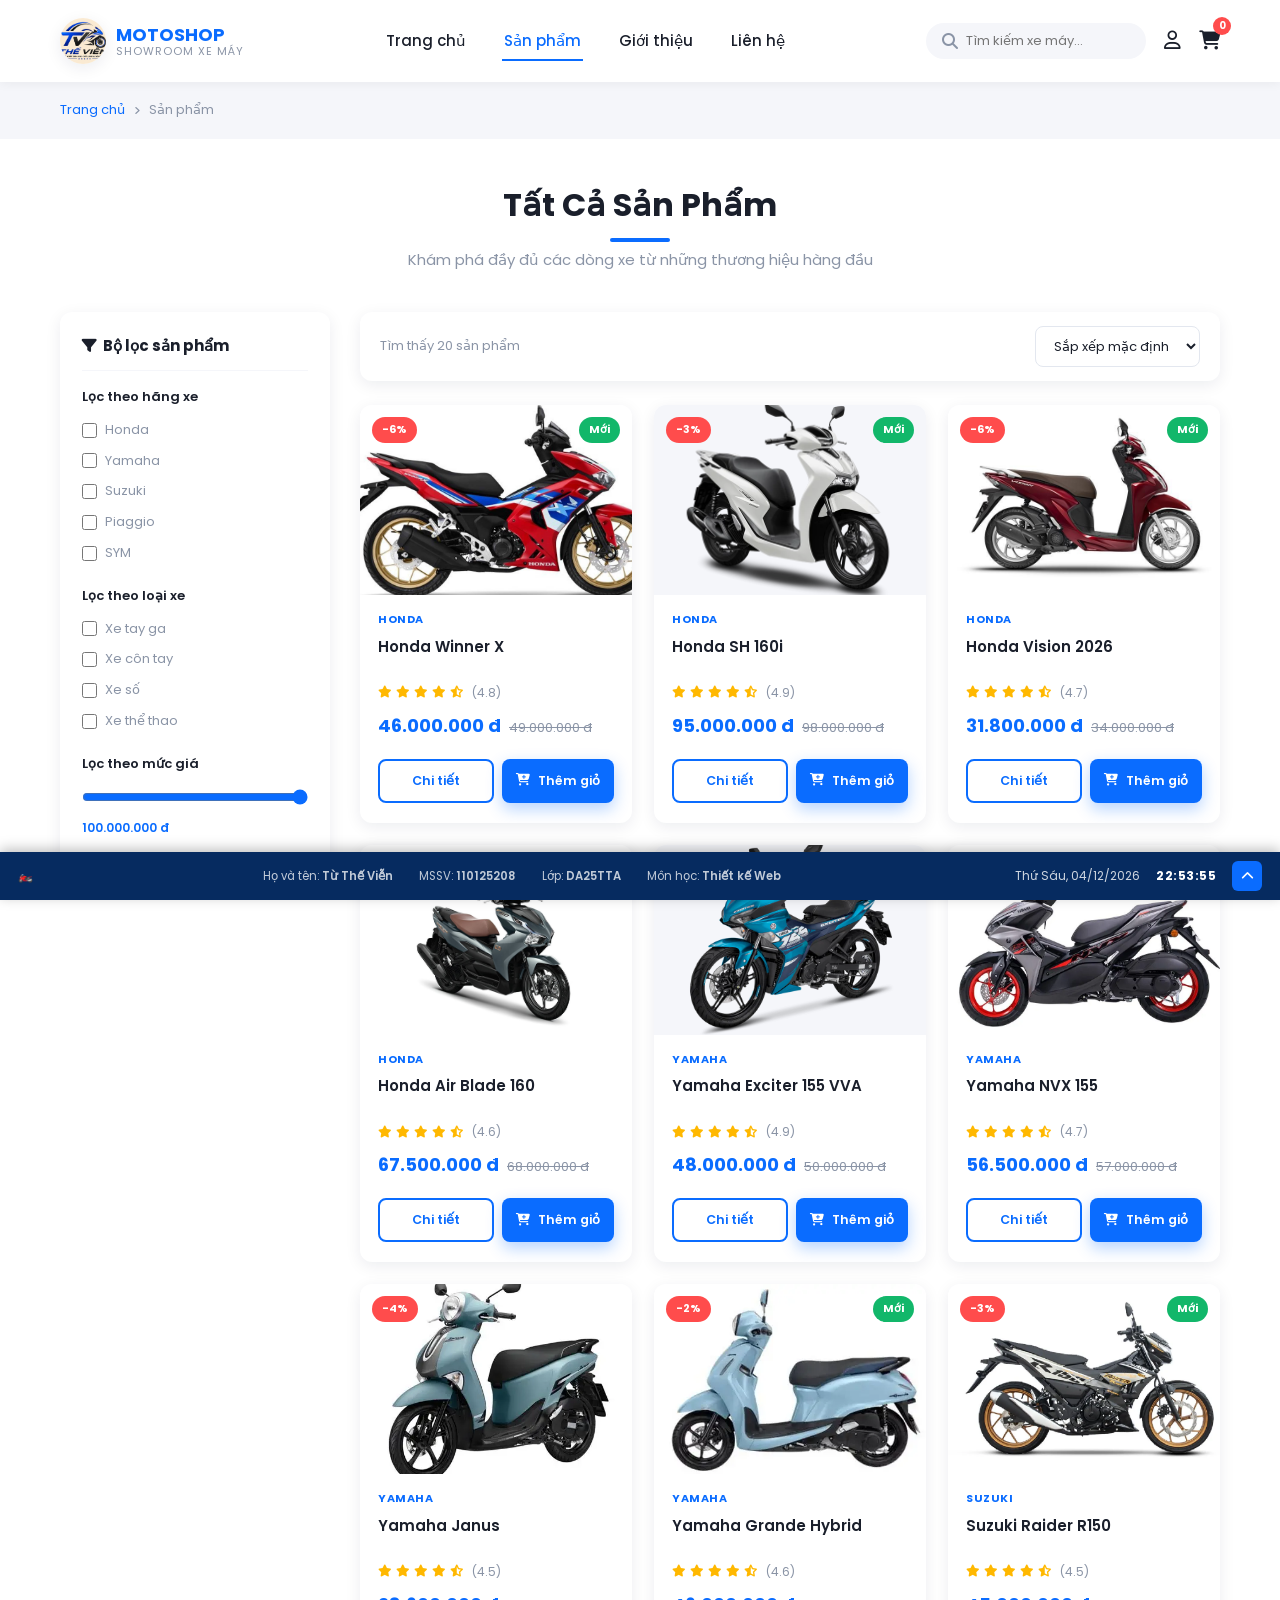
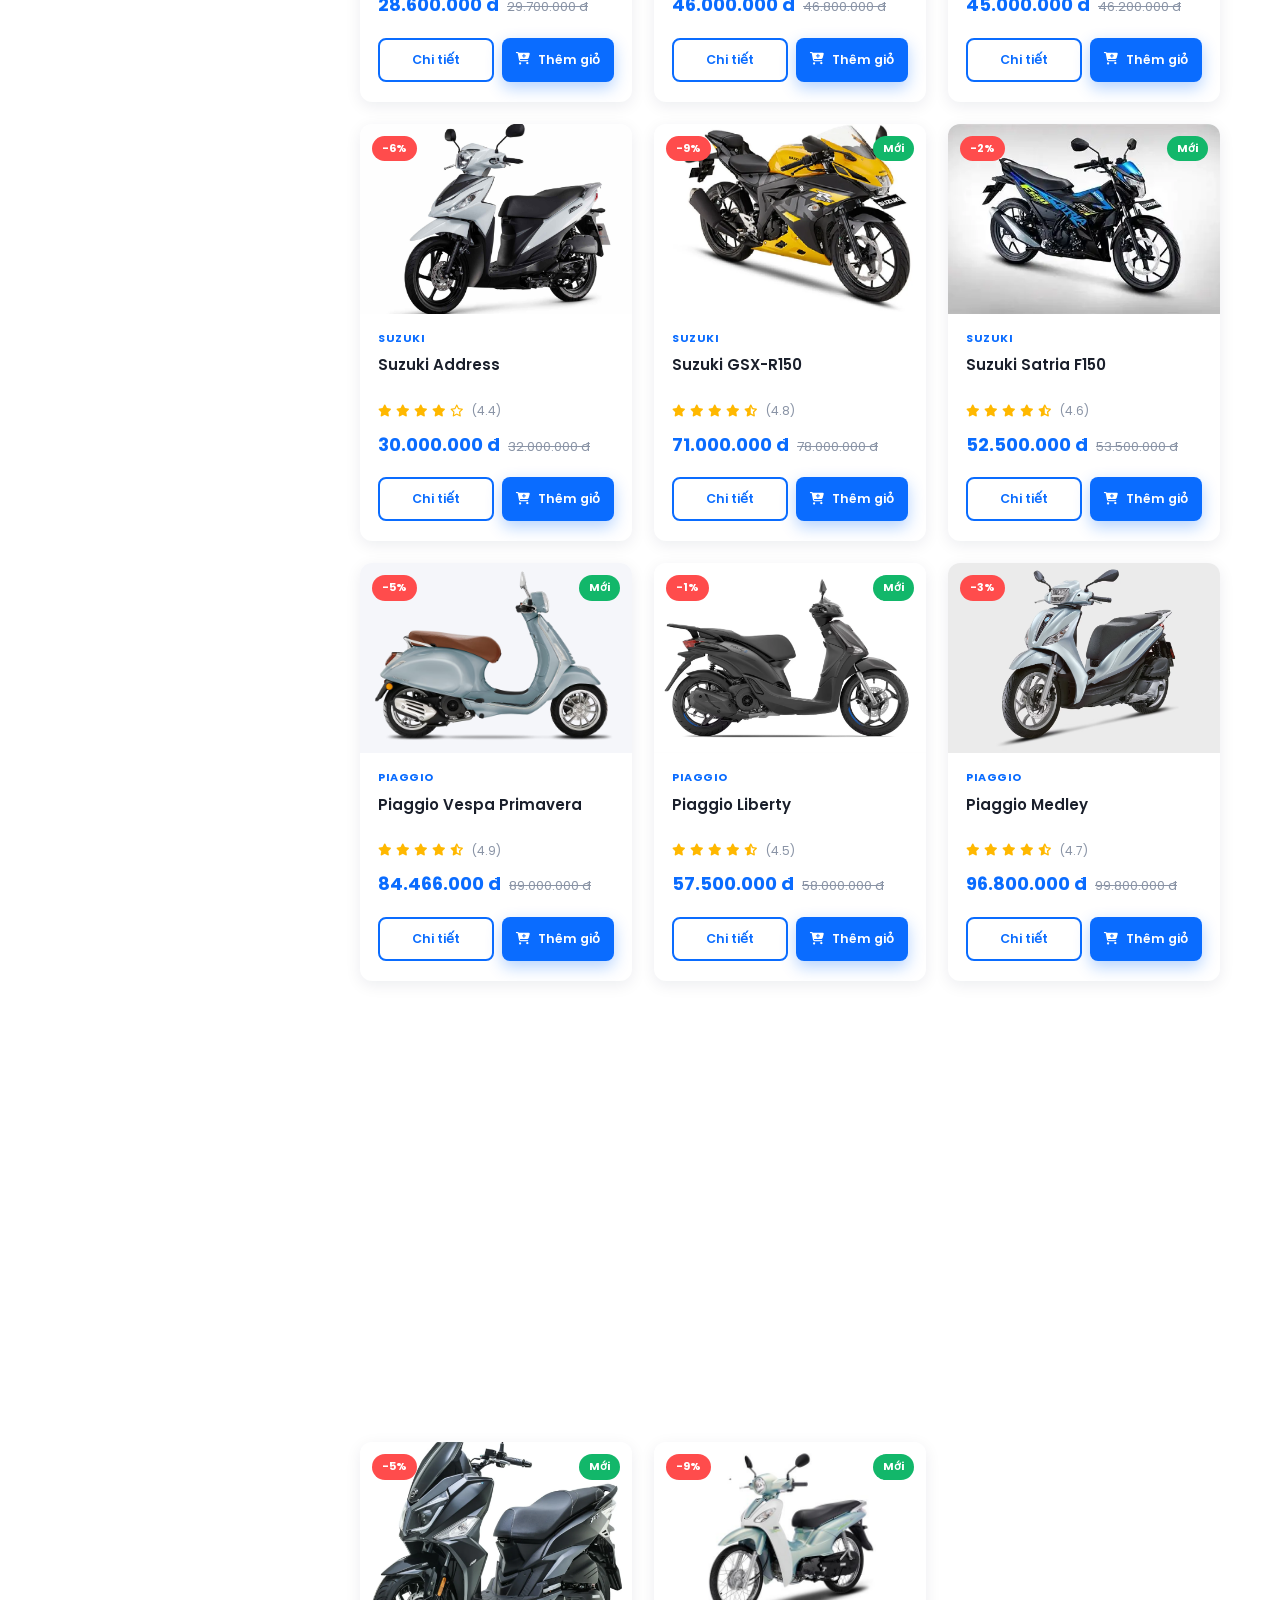
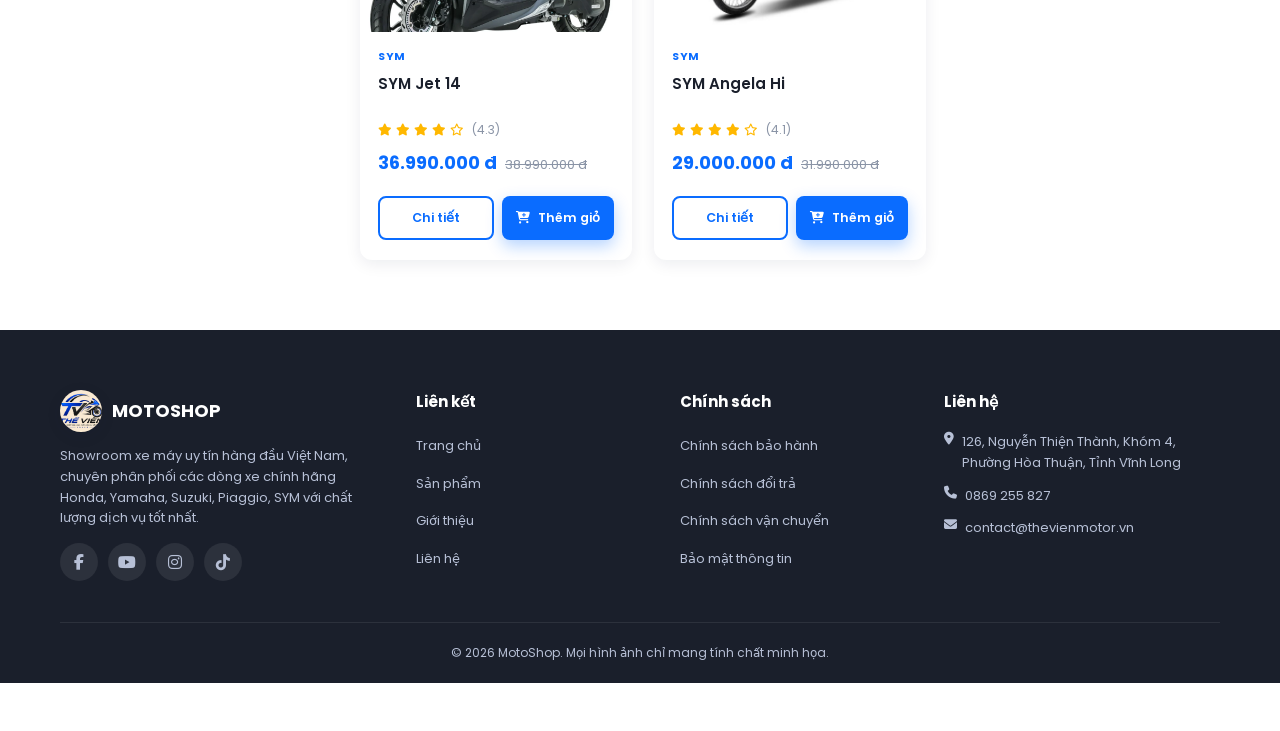
<file: html/san-pham.html>
<!DOCTYPE html>
<html lang="vi">
<head>
    <meta charset="UTF-8">
    <meta name="viewport" content="width=device-width, initial-scale=1.0">
    <title>Sản Phẩm - MotoShop</title>

    <link rel="preconnect" href="https://fonts.googleapis.com">
    <link href="https://fonts.googleapis.com/css2?family=Poppins:wght@300;400;500;600;700&display=swap" rel="stylesheet">
    <link rel="stylesheet" href="https://cdnjs.cloudflare.com/ajax/libs/font-awesome/6.5.1/css/all.min.css">
    <link rel="stylesheet" href="../css/style.css">
</head>
<body>

    <div id="loading-screen">
        <div class="loader-ring"></div>
        <div class="loader-text">MOTOSHOP ĐANG TẢI...</div>
    </div>

    <!-- ============ HEADER ============ -->
    <header id="site-header">
        <div class="container header-inner">
            <a href="page8.html" class="logo">
                <img src="../assets/images/logo.png" alt="MotoShop Logo">
                <div class="logo-text">
                    <strong>MOTOSHOP</strong>
                    <span>SHOWROOM XE MÁY</span>
                </div>
            </a>
            <nav class="main-nav">
                <a href="page8.html">Trang chủ</a>
                <a href="san-pham.html" class="active">Sản phẩm</a>
                <a href="gioi-thieu.html">Giới thiệu</a>
                <a href="lien-he.html">Liên hệ</a>
            </nav>
            <div class="header-actions">
                <div style="position:relative;">
                    <div class="search-box">
                        <i class="fa-solid fa-magnifying-glass"></i>
                        <input type="text" class="search-input" placeholder="Tìm kiếm xe máy...">
                    </div>
                    <div class="search-results"></div>
                </div>
                <a href="#" class="icon-btn" title="Tài khoản"><i class="fa-regular fa-user"></i></a>
                <a href="#" class="icon-btn" title="Giỏ hàng">
                    <i class="fa-solid fa-cart-shopping"></i>
                    <span class="cart-count">0</span>
                </a>
                <button class="menu-toggle" title="Menu"><i class="fa-solid fa-bars"></i></button>
            </div>
        </div>
    </header>

    <!-- ============ BREADCRUMB ============ -->
    <div class="breadcrumb">
        <div class="container">
            <a href="page8.html">Trang chủ</a> <i class="fa-solid fa-angle-right"></i> Sản phẩm
        </div>
    </div>

    <!-- ============ NỘI DUNG TRANG SẢN PHẨM ============ -->
    <section class="section" style="padding-top:40px;">
        <div class="container">
            <div class="section-title reveal">
                <h2>Tất Cả Sản Phẩm</h2>
                <p>Khám phá đầy đủ các dòng xe từ những thương hiệu hàng đầu</p>
            </div>

            <div class="shop-layout">
                <!-- Sidebar bộ lọc -->
                <aside class="filter-box">
                    <h4><i class="fa-solid fa-filter"></i>&nbsp; Bộ lọc sản phẩm</h4>

                    <div class="filter-group">
                        <h5>Lọc theo hãng xe</h5>
                        <label class="filter-check"><input type="checkbox" class="filter-brand" value="Honda"> Honda</label>
                        <label class="filter-check"><input type="checkbox" class="filter-brand" value="Yamaha"> Yamaha</label>
                        <label class="filter-check"><input type="checkbox" class="filter-brand" value="Suzuki"> Suzuki</label>
                        <label class="filter-check"><input type="checkbox" class="filter-brand" value="Piaggio"> Piaggio</label>
                        <label class="filter-check"><input type="checkbox" class="filter-brand" value="SYM"> SYM</label>
                    </div>

                    <div class="filter-group">
                        <h5>Lọc theo loại xe</h5>
                        <label class="filter-check"><input type="checkbox" class="filter-type" value="Xe tay ga"> Xe tay ga</label>
                        <label class="filter-check"><input type="checkbox" class="filter-type" value="Xe côn tay"> Xe côn tay</label>
                        <label class="filter-check"><input type="checkbox" class="filter-type" value="Xe số"> Xe số</label>
                        <label class="filter-check"><input type="checkbox" class="filter-type" value="Xe thể thao"> Xe thể thao</label>
                    </div>

                    <div class="filter-group price-range">
                        <h5>Lọc theo mức giá</h5>
                        <input type="range" id="price-range" min="25000000" max="100000000" step="1000000" value="100000000">
                        <div class="price-range-value" id="price-range-value">100.000.000 đ</div>
                    </div>
                </aside>

                <!-- Danh sách sản phẩm -->
                <div>
                    <div class="shop-toolbar">
                        <div class="result-count">Tìm thấy <span id="result-count">0</span> sản phẩm</div>
                        <select id="sort-select">
                            <option value="default">Sắp xếp mặc định</option>
                            <option value="price-asc">Giá tăng dần</option>
                            <option value="price-desc">Giá giảm dần</option>
                            <option value="newest">Mới nhất</option>
                            <option value="bestseller">Bán chạy nhất</option>
                        </select>
                    </div>

                    <div class="shop-product-grid" id="shop-product-grid">
                        <!-- Sản phẩm được render bằng JavaScript -->
                    </div>
                </div>
            </div>
        </div>
    </section>

    <!-- ============ FOOTER ============ -->
    <footer id="site-footer">
        <div class="container">
            <div class="footer-grid">
                <div class="footer-about">
                    <div class="logo">
                        <img src="../assets/images/logo.png" alt="Logo" style="width:42px;height:42px;">
                        <div class="logo-text"><strong>MOTOSHOP</strong></div>
                    </div>
                    <p>Showroom xe máy uy tín hàng đầu Việt Nam, chuyên phân phối các dòng xe chính hãng Honda, Yamaha, Suzuki, Piaggio, SYM với chất lượng dịch vụ tốt nhất.</p>
                    <div class="footer-social">
                        <a href="#"><i class="fa-brands fa-facebook-f"></i></a>
                        <a href="#"><i class="fa-brands fa-youtube"></i></a>
                        <a href="#"><i class="fa-brands fa-instagram"></i></a>
                        <a href="#"><i class="fa-brands fa-tiktok"></i></a>
                    </div>
                </div>
                <div class="footer-col">
                    <h4>Liên kết</h4>
                    <ul>
                        <li><a href="page8.html">Trang chủ</a></li>
                        <li><a href="san-pham.html">Sản phẩm</a></li>
                        <li><a href="gioi-thieu.html">Giới thiệu</a></li>
                        <li><a href="lien-he.html">Liên hệ</a></li>
                    </ul>
                </div>
                <div class="footer-col">
                    <h4>Chính sách</h4>
                    <ul>
                        <li><a href="#">Chính sách bảo hành</a></li>
                        <li><a href="#">Chính sách đổi trả</a></li>
                        <li><a href="#">Chính sách vận chuyển</a></li>
                        <li><a href="#">Bảo mật thông tin</a></li>
                    </ul>
                </div>
                <div class="footer-col">
                    <h4>Liên hệ</h4>
                    <p><i class="fa-solid fa-location-dot"></i> 126, Nguyễn Thiện Thành, Khóm 4, Phường Hòa Thuận, Tỉnh Vĩnh Long</p>
                    <p><i class="fa-solid fa-phone"></i> 0869 255 827</p>
                    <p><i class="fa-solid fa-envelope"></i> contact@thevienmotor.vn</p>
                </div>
            </div>
            <div class="footer-bottom">
                &copy; 2026 MotoShop. Mọi hình ảnh chỉ mang tính chất minh họa.
            </div>
        </div>
    </footer>

    <!-- ============ TASKBAR GIỐNG WINDOWS ============ -->
    <div id="windows-taskbar">
        <div class="taskbar-left">🏍️</div>
        <div class="taskbar-center">
            <span>Họ và tên: <b>Từ Thế Viễn</b></span>
            <span>MSSV: <b>110125208</b></span>
            <span>Lớp: <b>DA25TTA</b></span>
            <span>Môn học: <b>Thiết kế Web</b></span>
        </div>
        <div class="taskbar-right">
            <span id="taskbar-date">--/--/----</span>
            <span id="taskbar-clock">00:00:00</span>
            <button id="back-to-top" title="Lên đầu trang"><i class="fa-solid fa-chevron-up"></i></button>
        </div>
    </div>

    <div id="toast"></div>

    <script src="../js/script.js"></script>
</body>
</html>
</file>
<file: css/style.css>
/* =====================================================
   FILE: style.css
   MÔ TẢ: File CSS chính cho website bán xe máy
   Tác giả: Từ Thế Viễn
   Ghi chú: Sử dụng biến CSS (CSS Variables) để dễ dàng
            tùy chỉnh màu sắc và các thông số chung.
   ===================================================== */

/* ============ 1. RESET & BIẾN TOÀN CỤC ============ */
:root {
    /* Màu chủ đạo của thương hiệu */
    --color-primary: #0A6CFF;       /* Xanh dương chủ đạo */
    --color-primary-dark: #0850C4;  /* Xanh dương đậm hơn khi hover */
    --color-primary-light: #E8F1FF; /* Xanh dương nhạt cho nền */
    --color-white: #FFFFFF;
    --color-gray-light: #F5F6FA;    /* Xám nhạt nền */
    --color-gray: #8A94A6;          /* Xám chữ phụ */
    --color-dark: #1A1F2B;          /* Đen xanh cho chữ chính */
    --color-danger: #FF4C4C;        /* Đỏ cho giảm giá / cảnh báo */
    --color-success: #12B76A;       /* Xanh lá cho trạng thái còn hàng */
    --color-star: #FFB800;          /* Vàng cho đánh giá sao */

    /* Taskbar giống Windows */
    --taskbar-bg: #062B60;
    --taskbar-height: 48px;

    /* Bo góc và đổ bóng dùng chung toàn site */
    --radius: 12px;
    --radius-sm: 8px;
    --shadow-soft: 0 4px 16px rgba(10, 30, 70, 0.08);
    --shadow-hover: 0 10px 30px rgba(10, 30, 70, 0.16);

    /* Font chữ */
    --font-main: 'Poppins', sans-serif;

    /* Thời gian chuyển động dùng chung */
    --transition: all 0.3s ease;
}

* {
    margin: 0;
    padding: 0;
    box-sizing: border-box;
}

html {
    scroll-behavior: smooth; /* Smooth scroll toàn trang */
}

body {
    font-family: var(--font-main);
    color: var(--color-dark);
    background-color: var(--color-white);
    line-height: 1.6;
    /* Chừa khoảng trống cho header cố định + taskbar cố định */
    padding-bottom: var(--taskbar-height);
}

a {
    text-decoration: none;
    color: inherit;
}

ul {
    list-style: none;
}

img {
    max-width: 100%;
    display: block;
}

.container {
    width: 100%;
    max-width: 1200px;
    margin: 0 auto;
    padding: 0 20px;
}

button {
    font-family: var(--font-main);
    cursor: pointer;
    border: none;
    outline: none;
}

/* ============ 2. TIỆN ÍCH DÙNG CHUNG (UTILITIES) ============ */
.section {
    padding: 70px 0;
}

.section-title {
    text-align: center;
    margin-bottom: 40px;
}

.section-title h2 {
    font-size: 32px;
    font-weight: 700;
    color: var(--color-dark);
    position: relative;
    display: inline-block;
}

.section-title h2::after {
    content: "";
    position: absolute;
    left: 50%;
    bottom: -12px;
    transform: translateX(-50%);
    width: 60px;
    height: 4px;
    border-radius: 4px;
    background: var(--color-primary);
}

.section-title p {
    color: var(--color-gray);
    margin-top: 18px;
    font-size: 15px;
}

.btn {
    display: inline-flex;
    align-items: center;
    justify-content: center;
    gap: 8px;
    padding: 13px 28px;
    border-radius: var(--radius-sm);
    font-weight: 600;
    font-size: 14px;
    transition: var(--transition);
    white-space: nowrap;
}

.btn-primary {
    background: var(--color-primary);
    color: var(--color-white);
    box-shadow: 0 6px 16px rgba(10, 108, 255, 0.3);
}

.btn-primary:hover {
    background: var(--color-primary-dark);
    transform: translateY(-3px);
    box-shadow: 0 10px 22px rgba(10, 108, 255, 0.4);
}

.btn-outline {
    background: transparent;
    color: var(--color-primary);
    border: 2px solid var(--color-primary);
}

.btn-outline:hover {
    background: var(--color-primary);
    color: var(--color-white);
    transform: translateY(-3px);
}

.btn-block {
    width: 100%;
}

/* Hiệu ứng animation khi cuộn trang tới (AOS đơn giản, tự viết bằng JS) */
.reveal {
    opacity: 0;
    transform: translateY(40px);
    transition: opacity 0.7s ease, transform 0.7s ease;
}

.reveal.active {
    opacity: 1;
    transform: translateY(0);
}

/* ============ 3. LOADING SCREEN ============ */
#loading-screen {
    position: fixed;
    inset: 0;
    background: var(--color-white);
    z-index: 9999;
    display: flex;
    align-items: center;
    justify-content: center;
    flex-direction: column;
    gap: 16px;
    transition: opacity 0.5s ease, visibility 0.5s ease;
}

#loading-screen.hidden {
    opacity: 0;
    visibility: hidden;
}

.loader-ring {
    width: 60px;
    height: 60px;
    border: 5px solid var(--color-primary-light);
    border-top-color: var(--color-primary);
    border-radius: 50%;
    animation: spin 0.9s linear infinite;
}

.loader-text {
    font-weight: 600;
    color: var(--color-primary);
    letter-spacing: 1px;
}

@keyframes spin {
    to { transform: rotate(360deg); }
}

/* ============ 4. HEADER ============ */
#site-header {
    position: fixed;
    top: 0;
    left: 0;
    width: 100%;
    z-index: 1000;
    background: rgba(255, 255, 255, 0.98);
    box-shadow: 0 2px 10px rgba(0,0,0,0.05);
    transition: var(--transition);
}

#site-header.scrolled {
    box-shadow: var(--shadow-hover);
    background: var(--color-white);
}

.header-inner {
    display: flex;
    align-items: center;
    justify-content: space-between;
    height: 82px;
    gap: 20px;
}

.logo {
    display: flex;
    align-items: center;
    gap: 10px;
    flex-shrink: 0;
}

.logo img {
    width: 46px;
    height: 46px;
    border-radius: 50%;
    object-fit: cover;
    box-shadow: var(--shadow-soft);
}

.logo-text {
    display: flex;
    flex-direction: column;
    line-height: 1.1;
}

.logo-text strong {
    font-size: 18px;
    font-weight: 700;
    color: var(--color-primary);
}

.logo-text span {
    font-size: 11px;
    color: var(--color-gray);
    letter-spacing: 1px;
}

.main-nav {
    display: flex;
    gap: 34px;
}

.main-nav a {
    position: relative;
    font-weight: 500;
    font-size: 15px;
    color: var(--color-dark);
    padding: 8px 2px;
    transition: var(--transition);
}

.main-nav a::after {
    content: "";
    position: absolute;
    left: 0;
    bottom: 0;
    width: 0%;
    height: 2px;
    background: var(--color-primary);
    transition: var(--transition);
}

.main-nav a:hover,
.main-nav a.active {
    color: var(--color-primary);
}

.main-nav a:hover::after,
.main-nav a.active::after {
    width: 100%;
}

.header-actions {
    display: flex;
    align-items: center;
    gap: 18px;
    flex-shrink: 0;
}

.search-box {
    display: flex;
    align-items: center;
    background: var(--color-gray-light);
    border-radius: 30px;
    padding: 8px 16px;
    gap: 8px;
    width: 220px;
    transition: var(--transition);
}

.search-box:focus-within {
    box-shadow: 0 0 0 2px var(--color-primary);
    background: var(--color-white);
}

.search-box input {
    border: none;
    outline: none;
    background: transparent;
    font-family: var(--font-main);
    font-size: 13px;
    width: 100%;
}

.search-box i {
    color: var(--color-gray);
}

.icon-btn {
    position: relative;
    font-size: 19px;
    color: var(--color-dark);
    transition: var(--transition);
}

.icon-btn:hover {
    color: var(--color-primary);
    transform: translateY(-2px);
}

.cart-count {
    position: absolute;
    top: -9px;
    right: -11px;
    background: var(--color-danger);
    color: var(--color-white);
    font-size: 10px;
    font-weight: 700;
    width: 18px;
    height: 18px;
    border-radius: 50%;
    display: flex;
    align-items: center;
    justify-content: center;
}

.menu-toggle {
    display: none;
    font-size: 24px;
    background: none;
    color: var(--color-dark);
}

/* Kết quả tìm kiếm gợi ý */
.search-results {
    position: absolute;
    top: 62px;
    right: 0;
    width: 320px;
    max-height: 360px;
    overflow-y: auto;
    background: var(--color-white);
    border-radius: var(--radius);
    box-shadow: var(--shadow-hover);
    display: none;
    z-index: 1200;
}

.search-results.show {
    display: block;
}

.search-result-item {
    display: flex;
    gap: 10px;
    padding: 10px 14px;
    align-items: center;
    border-bottom: 1px solid var(--color-gray-light);
    transition: var(--transition);
}

.search-result-item:last-child { border-bottom: none; }

.search-result-item:hover {
    background: var(--color-primary-light);
}

.search-result-item img {
    width: 46px;
    height: 46px;
    object-fit: cover;
    border-radius: var(--radius-sm);
}

.search-result-item .sr-info strong {
    font-size: 13px;
    display: block;
}

.search-result-item .sr-info span {
    font-size: 12px;
    color: var(--color-primary);
    font-weight: 600;
}

.search-empty {
    padding: 16px;
    text-align: center;
    color: var(--color-gray);
    font-size: 13px;
}

/* ============ 5. HERO BANNER / SLIDER ============ */
.hero-slider {
    position: relative;
    width: 100%;
    height: 560px;
    margin-top: 82px;
    overflow: hidden;
    background: var(--color-dark);
}

.hero-slide {
    position: absolute;
    inset: 0;
    display: flex;
    align-items: center;
    opacity: 0;
    visibility: hidden;
    transition: opacity 0.9s ease;
    background-size: cover;
    background-position: center;
}

.hero-slide.active {
    opacity: 1;
    visibility: visible;
    z-index: 2;
}

.hero-slide::before {
    content: "";
    position: absolute;
    inset: 0;
    background: linear-gradient(90deg, rgba(6,20,50,0.88) 0%, rgba(6,20,50,0.55) 55%, rgba(6,20,50,0.25) 100%);
}

.hero-content {
    position: relative;
    z-index: 3;
    max-width: 1200px;
    margin: 0 auto;
    padding: 0 20px;
    color: var(--color-white);
    max-width: 560px;
}

.hero-content span.tag {
    display: inline-block;
    background: var(--color-primary);
    padding: 6px 16px;
    border-radius: 30px;
    font-size: 12px;
    font-weight: 600;
    letter-spacing: 1px;
    margin-bottom: 18px;
}

.hero-content h1 {
    font-size: 46px;
    font-weight: 700;
    line-height: 1.2;
    margin-bottom: 16px;
}

.hero-content p {
    font-size: 15px;
    color: #D9E2F5;
    margin-bottom: 28px;
}

.hero-btns {
    display: flex;
    gap: 16px;
}

.hero-dots {
    position: absolute;
    bottom: 26px;
    left: 50%;
    transform: translateX(-50%);
    display: flex;
    gap: 10px;
    z-index: 4;
}

.hero-dots span {
    width: 10px;
    height: 10px;
    border-radius: 50%;
    background: rgba(255,255,255,0.5);
    cursor: pointer;
    transition: var(--transition);
}

.hero-dots span.active {
    background: var(--color-primary);
    width: 28px;
    border-radius: 6px;
}

.hero-arrow {
    position: absolute;
    top: 50%;
    transform: translateY(-50%);
    width: 46px;
    height: 46px;
    border-radius: 50%;
    background: rgba(255,255,255,0.15);
    color: var(--color-white);
    display: flex;
    align-items: center;
    justify-content: center;
    z-index: 4;
    font-size: 18px;
    transition: var(--transition);
}

.hero-arrow:hover {
    background: var(--color-primary);
}

.hero-arrow.prev { left: 26px; }
.hero-arrow.next { right: 26px; }

/* ============ 6. THANH TIỆN ÍCH (USP) ============ */
.usp-strip {
    background: var(--color-gray-light);
    padding: 26px 0;
}

.usp-list {
    display: grid;
    grid-template-columns: repeat(4, 1fr);
    gap: 20px;
}

.usp-item {
    display: flex;
    align-items: center;
    gap: 14px;
}

.usp-item i {
    font-size: 26px;
    color: var(--color-primary);
    background: var(--color-white);
    width: 54px;
    height: 54px;
    border-radius: 50%;
    display: flex;
    align-items: center;
    justify-content: center;
    box-shadow: var(--shadow-soft);
    flex-shrink: 0;
}

.usp-item strong {
    display: block;
    font-size: 14px;
}

.usp-item span {
    font-size: 12px;
    color: var(--color-gray);
}

/* ============ 7. TABS DANH MỤC (NỔI BẬT / BÁN CHẠY / MỚI / KHUYẾN MÃI) ============ */
.tabs-bar {
    display: flex;
    justify-content: center;
    gap: 10px;
    margin-bottom: 40px;
    flex-wrap: wrap;
}

.tab-btn {
    background: var(--color-gray-light);
    padding: 10px 22px;
    border-radius: 30px;
    font-size: 14px;
    font-weight: 600;
    color: var(--color-dark);
    transition: var(--transition);
}

.tab-btn:hover {
    background: var(--color-primary-light);
    color: var(--color-primary);
}

.tab-btn.active {
    background: var(--color-primary);
    color: var(--color-white);
}

/* ============ 8. LƯỚI SẢN PHẨM & THẺ SẢN PHẨM ============ */
.product-grid {
    display: grid;
    grid-template-columns: repeat(4, 1fr);
    gap: 24px;
}

.product-card {
    background: var(--color-white);
    border-radius: var(--radius);
    overflow: hidden;
    box-shadow: var(--shadow-soft);
    transition: var(--transition);
    position: relative;
    display: flex;
    flex-direction: column;
}

.product-card:hover {
    transform: translateY(-8px);
    box-shadow: var(--shadow-hover);
}

.product-thumb {
    position: relative;
    overflow: hidden;
    height: 190px;
    background: var(--color-gray-light);
}

.product-thumb img {
    width: 100%;
    height: 100%;
    object-fit: cover;
    transition: transform 0.5s ease;
}

.product-card:hover .product-thumb img {
    transform: scale(1.12);
}

.badge {
    position: absolute;
    top: 12px;
    left: 12px;
    background: var(--color-danger);
    color: var(--color-white);
    font-size: 11px;
    font-weight: 700;
    padding: 4px 10px;
    border-radius: 30px;
    z-index: 2;
}

.badge.new {
    background: var(--color-success);
    left: auto;
    right: 12px;
}

.product-info {
    padding: 16px 18px 20px;
    display: flex;
    flex-direction: column;
    gap: 6px;
    flex: 1;
}

.product-brand {
    font-size: 11px;
    text-transform: uppercase;
    color: var(--color-primary);
    font-weight: 700;
    letter-spacing: 0.5px;
}

.product-name {
    font-size: 15px;
    font-weight: 600;
    color: var(--color-dark);
    min-height: 42px;
}

.product-rating {
    color: var(--color-star);
    font-size: 12px;
    display: flex;
    align-items: center;
    gap: 4px;
}

.product-rating span {
    color: var(--color-gray);
    margin-left: 4px;
}

.product-price {
    display: flex;
    align-items: baseline;
    gap: 8px;
    margin-top: 4px;
}

.price-new {
    font-size: 18px;
    font-weight: 700;
    color: var(--color-primary);
}

.price-old {
    font-size: 13px;
    color: var(--color-gray);
    text-decoration: line-through;
}

.product-actions {
    display: flex;
    gap: 8px;
    margin-top: 12px;
}

.product-actions .btn {
    flex: 1;
    padding: 10px 8px;
    font-size: 12.5px;
}

/* ============ 9. BANNER KHUYẾN MÃI ============ */
.promo-banner {
    background: linear-gradient(120deg, var(--color-primary) 0%, #063E9C 100%);
    border-radius: var(--radius);
    padding: 50px 40px;
    display: flex;
    align-items: center;
    justify-content: space-between;
    color: var(--color-white);
    flex-wrap: wrap;
    gap: 20px;
}

.promo-banner h3 {
    font-size: 26px;
    margin-bottom: 10px;
}

.promo-banner p {
    color: #D9E7FF;
    font-size: 14px;
}

.promo-banner .btn-primary {
    background: var(--color-white);
    color: var(--color-primary);
}

.promo-banner .btn-primary:hover {
    background: var(--color-gray-light);
}

/* ============ 10. FILTER SIDEBAR (TRANG SẢN PHẨM) ============ */
.shop-layout {
    display: grid;
    grid-template-columns: 270px 1fr;
    gap: 30px;
    align-items: flex-start;
}

.filter-box {
    background: var(--color-white);
    border-radius: var(--radius);
    box-shadow: var(--shadow-soft);
    padding: 22px;
    position: sticky;
    top: 100px;
}

.filter-box h4 {
    font-size: 15px;
    margin-bottom: 16px;
    padding-bottom: 12px;
    border-bottom: 1px solid var(--color-gray-light);
}

.filter-group {
    margin-bottom: 22px;
}

.filter-group h5 {
    font-size: 13px;
    font-weight: 600;
    margin-bottom: 12px;
    color: var(--color-dark);
}

.filter-check {
    display: flex;
    align-items: center;
    gap: 8px;
    margin-bottom: 10px;
    font-size: 13px;
    color: var(--color-gray);
    cursor: pointer;
}

.filter-check input {
    accent-color: var(--color-primary);
    width: 15px;
    height: 15px;
    cursor: pointer;
}

.filter-check:hover { color: var(--color-dark); }

.price-range input[type="range"] {
    width: 100%;
    accent-color: var(--color-primary);
}

.price-range-value {
    font-size: 12px;
    color: var(--color-primary);
    font-weight: 600;
    margin-top: 6px;
}

.shop-toolbar {
    display: flex;
    justify-content: space-between;
    align-items: center;
    margin-bottom: 24px;
    background: var(--color-white);
    padding: 14px 20px;
    border-radius: var(--radius);
    box-shadow: var(--shadow-soft);
    flex-wrap: wrap;
    gap: 12px;
}

.shop-toolbar .result-count {
    font-size: 13px;
    color: var(--color-gray);
}

.shop-toolbar select {
    padding: 9px 14px;
    border-radius: var(--radius-sm);
    border: 1px solid #E3E7EF;
    font-family: var(--font-main);
    font-size: 13px;
    color: var(--color-dark);
    background: var(--color-white);
}

.shop-product-grid {
    display: grid;
    grid-template-columns: repeat(3, 1fr);
    gap: 22px;
}

.no-result {
    text-align: center;
    padding: 60px 20px;
    color: var(--color-gray);
    grid-column: 1/-1;
}

.no-result i {
    font-size: 46px;
    color: var(--color-primary-light);
    margin-bottom: 16px;
}

/* ============ 11. TRANG CHI TIẾT SẢN PHẨM ============ */
.detail-wrapper {
    display: grid;
    grid-template-columns: 1fr 1fr;
    gap: 50px;
    align-items: flex-start;
}

.detail-gallery {
    position: sticky;
    top: 100px;
}

.detail-main-img {
    width: 100%;
    height: 420px;
    object-fit: cover;
    border-radius: var(--radius);
    box-shadow: var(--shadow-soft);
    background: var(--color-gray-light);
}

.detail-thumbs {
    display: flex;
    gap: 12px;
    margin-top: 14px;
}

.detail-thumbs img {
    width: 76px;
    height: 76px;
    object-fit: cover;
    border-radius: var(--radius-sm);
    cursor: pointer;
    opacity: 0.6;
    transition: var(--transition);
    border: 2px solid transparent;
}

.detail-thumbs img:hover,
.detail-thumbs img.active {
    opacity: 1;
    border-color: var(--color-primary);
}

.detail-brand {
    color: var(--color-primary);
    font-weight: 700;
    font-size: 12px;
    text-transform: uppercase;
    letter-spacing: 1px;
}

.detail-title {
    font-size: 30px;
    font-weight: 700;
    margin: 10px 0;
}

.detail-rating {
    display: flex;
    align-items: center;
    gap: 10px;
    color: var(--color-star);
    font-size: 14px;
    margin-bottom: 18px;
}

.detail-rating span {
    color: var(--color-gray);
    font-size: 13px;
}

.detail-price-box {
    background: var(--color-primary-light);
    border-radius: var(--radius);
    padding: 20px;
    display: flex;
    align-items: center;
    gap: 16px;
    margin-bottom: 20px;
}

.detail-price-box .price-new {
    font-size: 28px;
}

.stock-status {
    font-size: 13px;
    font-weight: 600;
    color: var(--color-success);
    display: flex;
    align-items: center;
    gap: 6px;
}

.spec-table {
    width: 100%;
    border-collapse: collapse;
    margin: 20px 0;
}

.spec-table tr {
    border-bottom: 1px solid var(--color-gray-light);
}

.spec-table td {
    padding: 12px 6px;
    font-size: 14px;
}

.spec-table td:first-child {
    color: var(--color-gray);
    width: 40%;
    display: flex;
    align-items: center;
    gap: 8px;
}

.spec-table td:last-child {
    font-weight: 600;
}

.detail-desc {
    font-size: 14px;
    color: var(--color-gray);
    margin: 18px 0;
    line-height: 1.8;
}

.detail-actions {
    display: flex;
    gap: 14px;
    margin-top: 24px;
}

.detail-actions .btn {
    flex: 1;
    padding: 16px;
    font-size: 15px;
}

/* ============ 12. TRANG GIỚI THIỆU ============ */
.about-hero {
    background: linear-gradient(120deg, var(--color-dark) 0%, #0A2E63 100%);
    color: var(--color-white);
    padding: 110px 0 70px;
    text-align: center;
    margin-top: 82px;
}

.about-hero h1 {
    font-size: 38px;
    margin-bottom: 14px;
}

.about-hero p {
    color: #C9D6EE;
    max-width: 600px;
    margin: 0 auto;
    font-size: 14px;
}

.about-grid {
    display: grid;
    grid-template-columns: 1fr 1fr;
    gap: 50px;
    align-items: center;
}

.about-grid img {
    border-radius: var(--radius);
    box-shadow: var(--shadow-soft);
}

.value-grid {
    display: grid;
    grid-template-columns: repeat(4, 1fr);
    gap: 22px;
}

.value-card {
    background: var(--color-white);
    padding: 30px 22px;
    border-radius: var(--radius);
    box-shadow: var(--shadow-soft);
    text-align: center;
    transition: var(--transition);
}

.value-card:hover {
    transform: translateY(-8px);
    box-shadow: var(--shadow-hover);
}

.value-card i {
    font-size: 30px;
    color: var(--color-primary);
    margin-bottom: 16px;
}

.value-card h4 {
    margin-bottom: 10px;
    font-size: 16px;
}

.value-card p {
    font-size: 13px;
    color: var(--color-gray);
}

.timeline {
    max-width: 700px;
    margin: 0 auto;
    position: relative;
    padding-left: 30px;
    border-left: 3px solid var(--color-primary-light);
}

.timeline-item {
    position: relative;
    margin-bottom: 34px;
    padding-left: 20px;
}

.timeline-item::before {
    content: "";
    position: absolute;
    left: -39px;
    top: 4px;
    width: 14px;
    height: 14px;
    border-radius: 50%;
    background: var(--color-primary);
    border: 3px solid var(--color-primary-light);
}

.timeline-item strong {
    color: var(--color-primary);
    font-size: 13px;
}

.timeline-item h4 {
    margin: 6px 0;
}

.timeline-item p {
    color: var(--color-gray);
    font-size: 13px;
}

/* ============ 13. TRANG LIÊN HỆ ============ */
.contact-layout {
    display: grid;
    grid-template-columns: 1fr 1.2fr;
    gap: 40px;
}

.contact-info-card {
    background: var(--color-white);
    border-radius: var(--radius);
    box-shadow: var(--shadow-soft);
    padding: 30px;
}

.contact-info-item {
    display: flex;
    gap: 16px;
    margin-bottom: 24px;
}

.contact-info-item i {
    font-size: 20px;
    color: var(--color-primary);
    background: var(--color-primary-light);
    width: 48px;
    height: 48px;
    border-radius: 50%;
    display: flex;
    align-items: center;
    justify-content: center;
    flex-shrink: 0;
}

.contact-info-item strong {
    display: block;
    margin-bottom: 4px;
    font-size: 14px;
}

.contact-info-item span, .contact-info-item p {
    font-size: 13px;
    color: var(--color-gray);
}

.contact-map iframe {
    width: 100%;
    height: 240px;
    border: none;
    border-radius: var(--radius);
    margin-top: 10px;
}

.contact-form-card {
    background: var(--color-white);
    border-radius: var(--radius);
    box-shadow: var(--shadow-soft);
    padding: 34px;
}

.form-row {
    display: grid;
    grid-template-columns: 1fr 1fr;
    gap: 16px;
}

.form-group {
    margin-bottom: 18px;
}

.form-group label {
    display: block;
    font-size: 13px;
    font-weight: 600;
    margin-bottom: 8px;
}

.form-group input,
.form-group select,
.form-group textarea {
    width: 100%;
    padding: 13px 16px;
    border-radius: var(--radius-sm);
    border: 1px solid #E3E7EF;
    font-family: var(--font-main);
    font-size: 13px;
    transition: var(--transition);
}

.form-group input:focus,
.form-group select:focus,
.form-group textarea:focus {
    outline: none;
    border-color: var(--color-primary);
    box-shadow: 0 0 0 3px var(--color-primary-light);
}

.form-group textarea {
    resize: vertical;
    min-height: 120px;
}

.form-msg {
    margin-top: 14px;
    font-size: 13px;
    font-weight: 600;
    color: var(--color-success);
    display: none;
}

.form-msg.show { display: block; }

/* ============ 14. BREADCRUMB ============ */
.breadcrumb {
    margin-top: 82px;
    background: var(--color-gray-light);
    padding: 18px 0;
    font-size: 13px;
    color: var(--color-gray);
}

.breadcrumb a { color: var(--color-primary); }
.breadcrumb i { margin: 0 6px; font-size: 10px; }

/* ============ 15. FOOTER ============ */
#site-footer {
    background: var(--color-dark);
    color: #B7C0D6;
    padding: 60px 0 20px;
}

.footer-grid {
    display: grid;
    grid-template-columns: 1.4fr 1fr 1fr 1.2fr;
    gap: 34px;
    padding-bottom: 40px;
    border-bottom: 1px solid rgba(255,255,255,0.08);
}

.footer-about .logo-text strong { color: var(--color-white); }
.footer-about p { font-size: 13px; margin: 14px 0; }

.footer-social {
    display: flex;
    gap: 10px;
}

.footer-social a {
    width: 38px;
    height: 38px;
    border-radius: 50%;
    background: rgba(255,255,255,0.08);
    display: flex;
    align-items: center;
    justify-content: center;
    transition: var(--transition);
}

.footer-social a:hover {
    background: var(--color-primary);
    transform: translateY(-3px);
}

.footer-col h4 {
    color: var(--color-white);
    font-size: 15px;
    margin-bottom: 18px;
}

.footer-col ul li {
    margin-bottom: 12px;
}

.footer-col ul li a {
    font-size: 13px;
    transition: var(--transition);
}

.footer-col ul li a:hover {
    color: var(--color-primary);
    padding-left: 4px;
}

.footer-col p {
    font-size: 13px;
    display: flex;
    align-items: flex-start;
    gap: 8px;
    margin-bottom: 12px;
}

.footer-bottom {
    text-align: center;
    padding-top: 20px;
    font-size: 12px;
}

/* ============ 16. TASKBAR GIỐNG WINDOWS ============ */
#windows-taskbar {
    position: fixed;
    bottom: 0;
    left: 0;
    width: 100%;
    height: var(--taskbar-height);
    background: var(--taskbar-bg);
    color: var(--color-white);
    display: flex;
    align-items: center;
    justify-content: space-between;
    padding: 0 18px;
    z-index: 2000;
    font-size: 12px;
    box-shadow: 0 -3px 12px rgba(0,0,0,0.25);
}

.taskbar-left {
    display: flex;
    align-items: center;
    gap: 8px;
    font-weight: 600;
    white-space: nowrap;
}

.taskbar-center {
    display: flex;
    gap: 22px;
    flex-wrap: wrap;
    justify-content: center;
    font-size: 11.5px;
}

.taskbar-center span {
    opacity: 0.75;
    margin-right: 4px;
}

.taskbar-center b {
    font-weight: 600;
}

.taskbar-right {
    display: flex;
    align-items: center;
    gap: 16px;
    white-space: nowrap;
}

#taskbar-clock {
    font-weight: 700;
    letter-spacing: 0.5px;
}

#taskbar-date {
    opacity: 0.8;
}

#back-to-top {
    background: var(--color-primary);
    color: var(--color-white);
    width: 30px;
    height: 30px;
    border-radius: 6px;
    display: flex;
    align-items: center;
    justify-content: center;
    font-size: 13px;
    transition: var(--transition);
}

#back-to-top:hover {
    background: var(--color-primary-dark);
    transform: translateY(-3px);
}

/* ============ 17. GIỎ HÀNG TOAST NOTIFICATION ============ */
#toast {
    position: fixed;
    bottom: 70px;
    right: 24px;
    background: var(--color-dark);
    color: var(--color-white);
    padding: 14px 22px;
    border-radius: var(--radius-sm);
    font-size: 13px;
    display: flex;
    align-items: center;
    gap: 10px;
    z-index: 3000;
    transform: translateY(120%);
    opacity: 0;
    transition: var(--transition);
}

#toast.show {
    transform: translateY(0);
    opacity: 1;
}

#toast i {
    color: var(--color-success);
}

/* ============ 18. RESPONSIVE ============ */
@media (max-width: 1024px) {
    .product-grid { grid-template-columns: repeat(3, 1fr); }
    .shop-product-grid { grid-template-columns: repeat(2, 1fr); }
    .shop-layout { grid-template-columns: 220px 1fr; }
    .detail-wrapper { grid-template-columns: 1fr; }
    .detail-gallery { position: static; }
    .about-grid { grid-template-columns: 1fr; }
    .value-grid { grid-template-columns: repeat(2, 1fr); }
    .contact-layout { grid-template-columns: 1fr; }
    .taskbar-center { display: none; }
}

@media (max-width: 860px) {
    .main-nav { display: none; }
    .search-box { display: none; }
    .menu-toggle { display: block; }

    .main-nav.mobile-open {
        display: flex;
        flex-direction: column;
        position: absolute;
        top: 82px;
        left: 0;
        width: 100%;
        background: var(--color-white);
        padding: 20px;
        gap: 6px;
        box-shadow: var(--shadow-hover);
    }

    .main-nav.mobile-open a {
        padding: 12px 10px;
        border-bottom: 1px solid var(--color-gray-light);
    }

    .usp-list { grid-template-columns: repeat(2, 1fr); }
    .hero-content h1 { font-size: 32px; }
    .hero-content { max-width: 100%; }
    .product-grid { grid-template-columns: repeat(2, 1fr); }
    .shop-product-grid { grid-template-columns: 1fr; }
    .shop-layout { grid-template-columns: 1fr; }
    .filter-box { position: static; }
    .form-row { grid-template-columns: 1fr; }
}

@media (max-width: 560px) {
    .hero-slider { height: 480px; }
    .hero-content h1 { font-size: 26px; }
    .product-grid { grid-template-columns: 1fr 1fr; }
    .value-grid { grid-template-columns: 1fr; }
    .footer-grid { grid-template-columns: 1fr; }
    #windows-taskbar { flex-wrap: wrap; height: auto; padding: 8px; gap: 6px; }
    body { padding-bottom: 90px; }
    .taskbar-right { gap: 10px; }
    .promo-banner { flex-direction: column; text-align: center; }
    .hero-btns { flex-wrap: wrap; }
}

/* ============ BỔ SUNG: CSS CHO ĐĂNG NHẬP / ĐĂNG KÝ ============ */
.account-dropdown-wrapper {
    position: relative;
}

/* Menu Dropdown ẩn mặc định */
.account-dropdown {
    position: absolute;
    top: 40px;
    right: 0;
    width: 160px;
    background: var(--color-white);
    border-radius: var(--radius-sm);
    box-shadow: var(--shadow-hover);
    display: flex;
    flex-direction: column;
    padding: 6px 0;
    opacity: 0;
    visibility: hidden;
    transform: translateY(10px);
    transition: var(--transition);
    z-index: 1100;
}

/* Hiện menu khi hover vào vùng tài khoản */
.account-dropdown-wrapper:hover .account-dropdown {
    opacity: 1;
    visibility: visible;
    transform: translateY(0);
}

.dropdown-item {
    background: transparent;
    padding: 10px 16px;
    text-align: left;
    font-size: 13.5px;
    color: var(--color-dark);
    display: flex;
    align-items: center;
    gap: 10px;
    transition: var(--transition);
}

.dropdown-item:hover {
    background: var(--color-primary-light);
    color: var(--color-primary);
}

/* Giao diện vùng nền mờ của Popup Modal */
.auth-modal {
    position: fixed;
    inset: 0;
    background: rgba(26, 31, 43, 0.6);
    backdrop-filter: blur(4px);
    z-index: 2000;
    display: flex;
    align-items: center;
    justify-content: center;
    opacity: 0;
    visibility: hidden;
    transition: var(--transition);
}

.auth-modal.show {
    opacity: 1;
    visibility: visible;
}

/* Khung nội dung Popup Form */
.auth-modal-content {
    background: var(--color-white);
    width: 100%;
    max-width: 420px;
    border-radius: var(--radius);
    box-shadow: var(--shadow-hover);
    padding: 30px;
    position: relative;
    transform: translateY(-3px);
    transition: var(--transition);
}

.auth-modal-close {
    position: absolute;
    top: 15px;
    right: 20px;
    font-size: 28px;
    background: transparent;
    color: var(--color-gray);
    transition: var(--transition);
}

.auth-modal-close:hover {
    color: var(--color-danger);
}

/* Các Tab Đăng nhập / Đăng ký */
.auth-tabs {
    display: flex;
    border-bottom: 2px solid var(--color-gray-light);
    margin-bottom: 24px;
}

.auth-tab-btn {
    flex: 1;
    background: transparent;
    padding: 12px;
    font-size: 16px;
    font-weight: 600;
    color: var(--color-gray);
    border-bottom: 2px solid transparent;
    margin-bottom: -2px;
    transition: var(--transition);
}

.auth-tab-btn.active, .auth-tab-btn:hover {
    color: var(--color-primary);
    border-bottom-color: var(--color-primary);
}

/* Ẩn hiện các Form Panel */
.auth-panel {
    display: none;
}

.auth-panel.active {
    display: block;
    animation: fadeIn 0.4s ease;
}

.form-group-auth {
    margin-bottom: 16px;
}

.form-group-auth label {
    display: block;
    font-size: 13px;
    font-weight: 500;
    margin-bottom: 6px;
}

.form-group-auth input {
    width: 100%;
    padding: 11px 14px;
    border: 1px solid #E3E7EF;
    border-radius: var(--radius-sm);
    font-family: var(--font-main);
    font-size: 13.5px;
    outline: none;
    transition: var(--transition);
}

.form-group-auth input:focus {
    border-color: var(--color-primary);
    box-shadow: 0 0 0 3px var(--color-primary-light);
}

.auth-options {
    display: flex;
    justify-content: space-between;
    align-items: center;
    font-size: 12.5px;
    margin-bottom: 20px;
}

.remember-me {
    color: var(--color-gray);
    cursor: pointer;
    display: flex;
    align-items: center;
    gap: 6px;
}

.forgot-pass {
    color: var(--color-primary);
    font-weight: 500;
}

@keyframes fadeIn {
    from { opacity: 0; transform: translateY(10px); }
    to { opacity: 1; transform: translateY(0); }
}
</file>
<file: css/style01.css>
/*Viết mã css*/
        body {
            font-family: Arial, sans-serif;
            margin: 20px;
            background-color: #e0f2fe;
        }

        .container {
            width: 800px;
            margin: auto;
            background: #fffdf5;
            border: 2px solid black;
            padding: 20px;
        }

        h1 {
            text-transform: uppercase;
        }

        .profile {
            border: 3px double #999; /* khung đôi 2 gạch*/
            padding: 1px;
            margin-bottom: 20px;
            display: flex;
            align-items: center;
            background-color: #f8fafc;
        }

        .profile img {
            width: 120px;
            height: 150px;
            object-fit: cover;
            margin-right: 15px;
            border: 1px solid #ccc;
            padding: 2px
        }

        table {
            border-collapse: collapse;
            margin-top: 10px;
        }

        table, th, td {
            border: 3px double #666;
        }

        th {
        background-color: #fde68a; 
        padding: 10px;
        text-align: left;
        }

        td {
        padding: 8px 10px;
        background-color: #f8fafc;
        }

        h4 {
        background-color: #f3f4f6;
        padding: 5px;
        border-left: 4px solid #3b82f6;
        }

        ul {
            margin-top: 5px;
        }

        a {
            color: blue;
        }
</file>
<file: css/style02.css>
/*Viết mã css*/
*{
	margin: 0;
	padding: 0;
	font-family: Arial, Helvetica, sans-serif;
	font-size: 14pt;
	line-height: 1.5;
	color:blue;
}
div.container{
	margin: 15px 150px;
	background-color:LemonChiffon;
	padding:25px;
}
#title{
	text-transform:uppercase;
	font-size:20px;
	letter-spacing:3px;
	text-align:center;
}
lable{
	display:block;
}
form#frmLogin{
	background-color:gray;
	padding:30px;
	max-width:600px;
	margin:auto;
}
div.form-froup{
	width:600px;
}

input.form-control{
	width:100%;
	margin:7px 0px;
}
input.button {
	padding:2px;
	background-color:pink;
	with:100px;	
}
</file>
<file: css/style03.css>
/*Viết mã css*/
        body{
            display: flex;
            justify-content: center;
            padding: 30px 0;
            background-color: #f2f2f2;
        }

        .container{
           width: 800px;
		   margin: 30px auto;
           background: yellow;
           padding: 25px 30px;
           border-radius: 15px;
        }
        h2{
            text-align: center;
            color: darkblue;
        }

        .form-group{
            margin-bottom: 15px;
        }

        label{
            display: block;
            margin-bottom: 5px;
            font-weight: bold;
        }

        .form-control{
            width: calc(100% - 16px);
            padding: 8px;
            border: 1px solid #ccc;
            border-radius: 5px;
        }

        .button{
            padding: 10px 20px;
            border: none;
            background-color: darkblue;
            color: white;
            border-radius: 5px;
            cursor: pointer;
        }

        .button:hover{
            background-color: blue;
        }
</file>
<file: css/style04.css>
/*Viết mã css*/
	body{
        font-family: Arial, sans-serif;
        background-color: #f2f2f2;
        margin: 20px;
    }

    table{
        width: 800px;
        margin: auto;
        border-collapse: collapse;
        background-color: white;
        box-shadow: 0 0 10px rgba(0,0,0,0.2);
    }

    caption{
        font-size: 28px;
        font-weight: bold;
        color: darkblue;
        margin-bottom: 15px;
    }

    th{
        background-color: #007bff;
        color: white;
        padding: 12px;
        border: 1px solid #ddd;
    }

    td{
        padding: 10px;
        border: 1px solid #ddd;
    }

    tr:nth-child(even){
        background-color: #f9f9f9;
    }

    tr:hover{
        background-color: #fff3cd;
    }

    td:nth-child(1),
    td:nth-child(3),
    td:nth-child(4),
    td:nth-child(5),
    td:nth-child(6){
        text-align: center;
    }

    .thanhtien{
        color: red;
        font-weight: bold;
    }

    #thanhtoan{
        color: darkred;
        font-size: 20px;
        font-weight: bold;
        text-align: center;
    }

    .tong{
        background-color: #ffeeba;
        font-weight: bold;
        text-align: center;
    }
</file>
